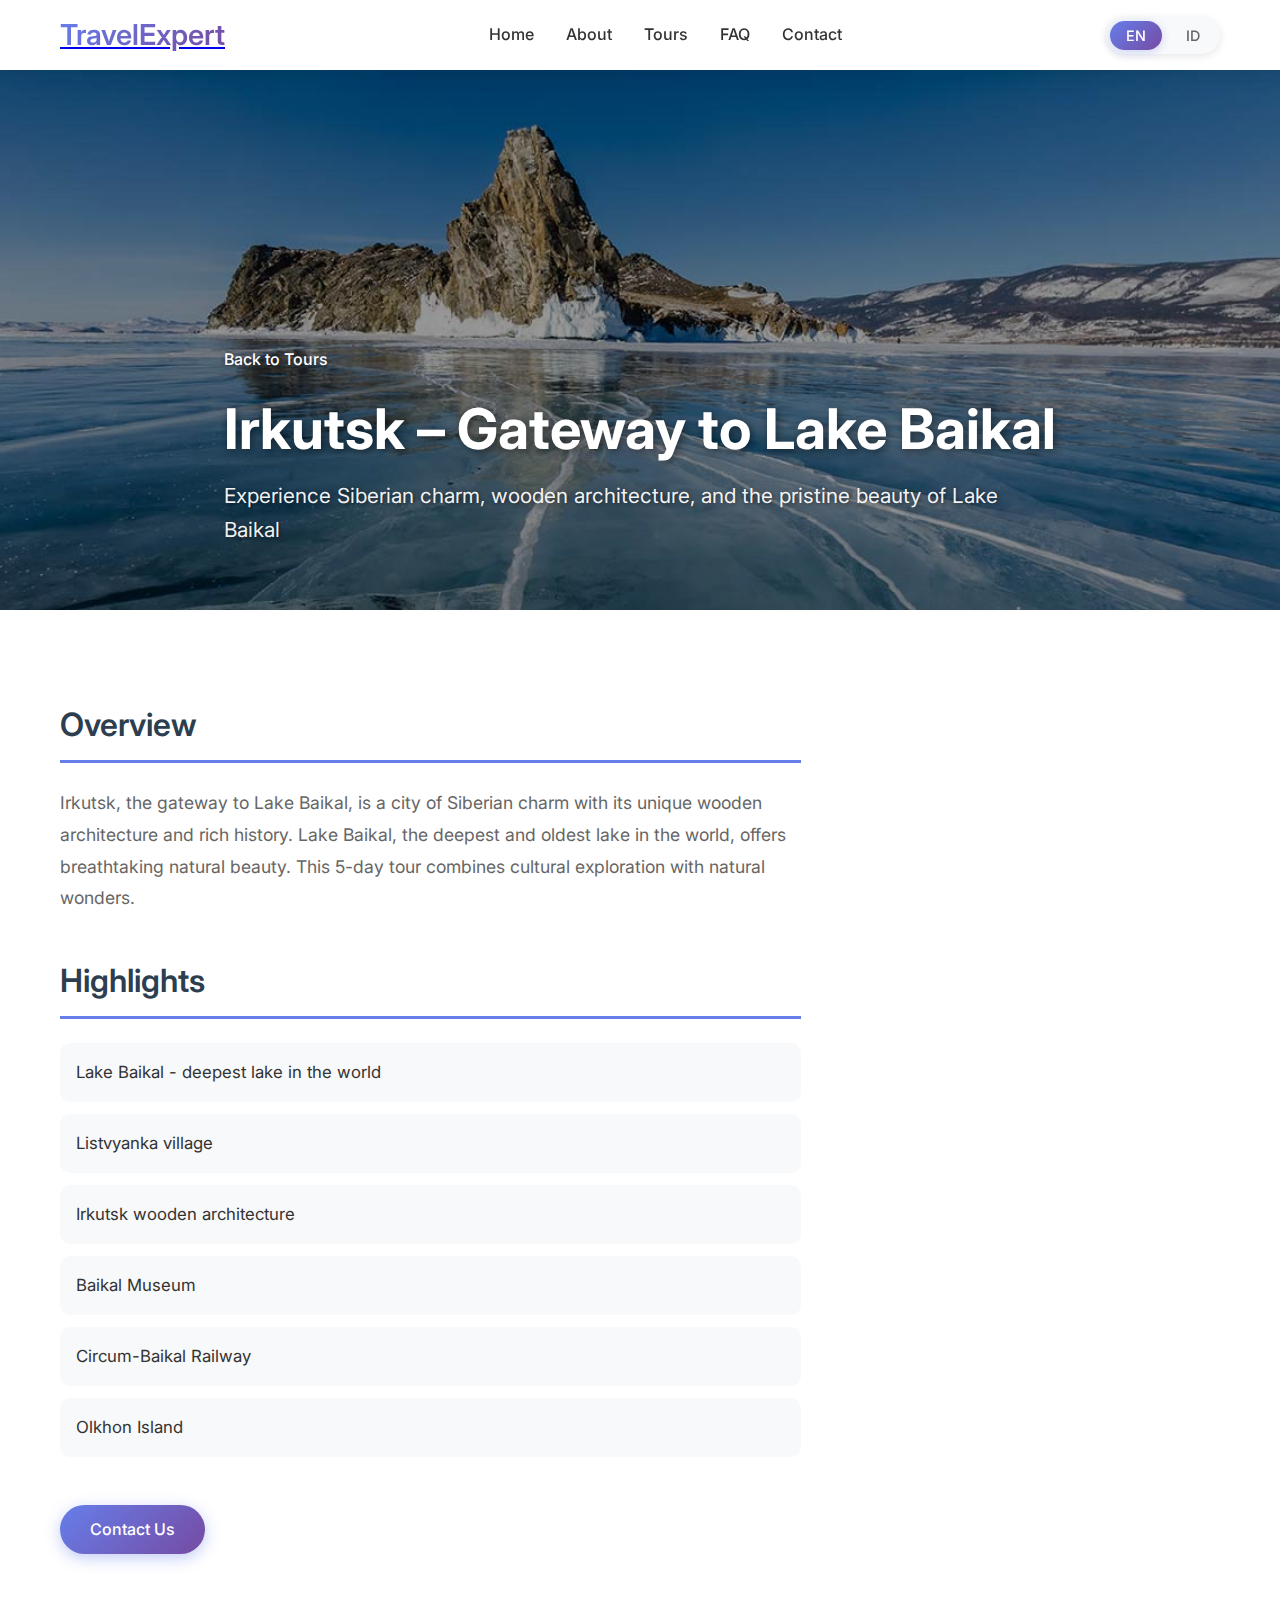
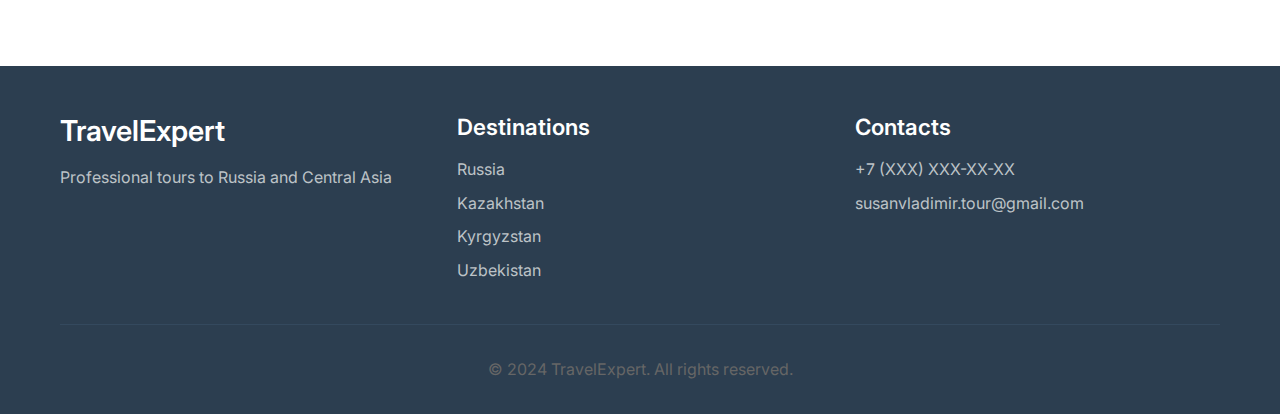
<file: tours/baikal.html>
<!DOCTYPE html>
<html lang="en" id="html-lang">
<head>
    <meta charset="UTF-8">
    <meta name="viewport" content="width=device-width, initial-scale=1.0">
    <title data-translate="tour.baikal.pageTitle">Irkutsk – Gateway to Lake Baikal | TravelExpert</title>
    <meta name="description" data-translate="tour.baikal.metaDescription" content="Discover Irkutsk and Lake Baikal - Siberian charm, wooden architecture, and the deepest lake in the world.">
    <link rel="stylesheet" href="../style.css">
    <link rel="stylesheet" href="tour-detail.css">
    <link href="https://fonts.googleapis.com/css2?family=Inter:wght@300;400;500;600;700&display=swap" rel="stylesheet">
    <link rel="stylesheet" href="https://cdnjs.cloudflare.com/ajax/libs/font-awesome/6.0.0/css/all.min.css">
</head>
<body>
    <!-- Header -->
    <header class="header">
        <nav class="nav">
            <div class="nav-container">
                <div class="logo">
                    <a href="../index.html"><h2>TravelExpert</h2></a>
                </div>
                <ul class="nav-menu">
                    <li><a href="../index.html#home" class="nav-link" data-translate="nav.home">Home</a></li>
                    <li><a href="../index.html#about" class="nav-link" data-translate="nav.about">About</a></li>
                    <li class="nav-dropdown">
                        <a href="../index.html#tours" class="nav-link" data-translate="nav.tours">Tours <i class="fas fa-chevron-down"></i></a>
                        <ul class="dropdown-menu">
                            <li><a href="moscow.html">Moscow</a></li>
                            <li><a href="petersburg.html">St. Petersburg</a></li>
                            <li><a href="kazan.html">Kazan</a></li>
                            <li><a href="murmansk.html">Murmansk</a></li>
                            <li><a href="baikal.html">Irkutsk</a></li>
                            <li><a href="dagestan.html">Dagestan</a></li>
                            <li><a href="chechnya.html">Chechnya</a></li>
                            <li><a href="kazakhstan.html">Kazakhstan</a></li>
                            <li><a href="kyrgyzstan.html">Kyrgyzstan</a></li>
                            <li><a href="uzbekistan.html">Uzbekistan</a></li>
                        </ul>
                    </li>
                    <li><a href="../index.html#faq" class="nav-link" data-translate="nav.faq">FAQ</a></li>
                    <li><a href="../index.html#contact" class="nav-link" data-translate="nav.contact">Contact</a></li>
                </ul>
                <div class="header-right">
                    <div class="language-switcher">
                        <button class="lang-btn active" data-lang="en">EN</button>
                        <button class="lang-btn" data-lang="id">ID</button>
                    </div>
                    <div class="hamburger">
                        <span class="bar"></span>
                        <span class="bar"></span>
                        <span class="bar"></span>
                    </div>
                </div>
            </div>
        </nav>
    </header>

    <!-- Tour Hero Section -->
    <section class="tour-hero">
        <div class="tour-hero-image">
            <img src="../img/baikal.jpg" alt="Moscow" id="tour-main-image">
        </div>
        <div class="tour-hero-content">
            <div class="container">
                <a href="../index.html#tours" class="back-link" data-translate="tour.backToTours"><i class="fas fa-arrow-left"></i> Back to Tours</a>
                <h1 data-translate="tour.baikal.title">Irkutsk – Gateway to Lake Baikal</h1>
                <p class="tour-hero-subtitle" data-translate="tour.baikal.subtitle">Experience Siberian charm, wooden architecture, and the pristine beauty of Lake Baikal</p>
            </div>
        </div>
    </section>

    <!-- Tour Details Section -->
    <section class="tour-details-section">
        <div class="container">
            <div class="tour-details-grid">
                <div class="tour-main-content">
                    <!-- Overview -->
                    <div class="tour-section">
                        <h2 data-translate="tour.overview">Overview</h2>
                        <p data-translate="tour.baikal.overview">Irkutsk, the gateway to Lake Baikal, is a city of Siberian charm with its unique wooden architecture and rich history. Lake Baikal, the deepest and oldest lake in the world, offers breathtaking natural beauty. This 5-day tour combines cultural exploration with natural wonders.</p>
                    </div>

                    <!-- Highlights -->
                    <div class="tour-section">
                        <h2 data-translate="tour.highlights">Highlights</h2>
                        <ul class="highlights-list">
                            <li data-translate="tour.baikal.highlight1"><i class="fas fa-check-circle"></i> Lake Baikal - deepest lake in the world</li>
                            <li data-translate="tour.baikal.highlight2"><i class="fas fa-check-circle"></i> Listvyanka village</li>
                            <li data-translate="tour.baikal.highlight3"><i class="fas fa-check-circle"></i> Irkutsk wooden architecture</li>
                            <li data-translate="tour.baikal.highlight4"><i class="fas fa-check-circle"></i> Baikal Museum</li>
                            <li data-translate="tour.baikal.highlight5"><i class="fas fa-check-circle"></i> Circum-Baikal Railway</li>
                            <li data-translate="tour.baikal.highlight6"><i class="fas fa-check-circle"></i> Olkhon Island</li>
                        </ul>
                    </div>
                    
                    <!-- Contact Button -->
                    <div class="tour-section">
                        <a href="../index.html#contact" class="btn btn-primary" data-translate="contact.contactUs">Contact Us</a>
                    </div>
                    
                    <!-- Included -->
                    <!-- <div class="tour-section">
                        <h2 data-translate="tour.included">What's Included</h2>
                        <div class="included-grid">
                            <div class="included-item">
                                <i class="fas fa-hotel"></i>
                                <span data-translate="tour.included.accommodation">Accommodation in 3-4* hotels</span>
                            </div>
                            <div class="included-item">
                                <i class="fas fa-utensils"></i>
                                <span data-translate="tour.included.meals">Breakfasts and some lunches</span>
                            </div>
                            <div class="included-item">
                                <i class="fas fa-bus"></i>
                                <span data-translate="tour.included.transport">All transportation</span>
                            </div>
                            <div class="included-item">
                                <i class="fas fa-user-tie"></i>
                                <span data-translate="tour.included.guide">Professional guide</span>
                            </div>
                            <div class="included-item">
                                <i class="fas fa-ticket-alt"></i>
                                <span data-translate="tour.included.tickets">Entrance tickets</span>
                            </div>
                            <div class="included-item">
                                <i class="fas fa-shield-alt"></i>
                                <span data-translate="tour.included.insurance">Medical insurance</span>
                            </div>
                        </div>
                    </div> -->
                </div>
            </div>
        </div>
    </section>

    <!-- Footer -->
    <footer class="footer">
        <div class="container">
            <div class="footer-content">
                <div class="footer-section">
                    <h3>TravelExpert</h3>
                    <p data-translate="footer.description">Professional tours to Russia and Central Asia</p>
                </div>
                <div class="footer-section">
                    <h4 data-translate="footer.destinations">Destinations</h4>
                    <ul>
                        <li><a href="../index.html#tours" data-translate="tours.russia">Russia</a></li>
                        <li><a href="../index.html#tours" data-translate="tours.kazakhstan.country">Kazakhstan</a></li>
                        <li><a href="../index.html#tours" data-translate="tours.kyrgyzstan.country">Kyrgyzstan</a></li>
                        <li><a href="../index.html#tours" data-translate="tours.uzbekistan.country">Uzbekistan</a></li>
                    </ul>
                </div>
                <div class="footer-section">
                    <h4 data-translate="footer.contacts">Contacts</h4>
                    <p>+7 (XXX) XXX-XX-XX</p>
                    <p>susanvladimir.tour@gmail.com</p>
                </div>
            </div>
            <div class="footer-bottom">
                <p data-translate="footer.copyright">&copy; 2024 TravelExpert. All rights reserved.</p>
            </div>
        </div>
    </footer>

    <script src="../script.js"></script>
    <script src="tour-detail.js"></script>
</body>
</html>
</file>
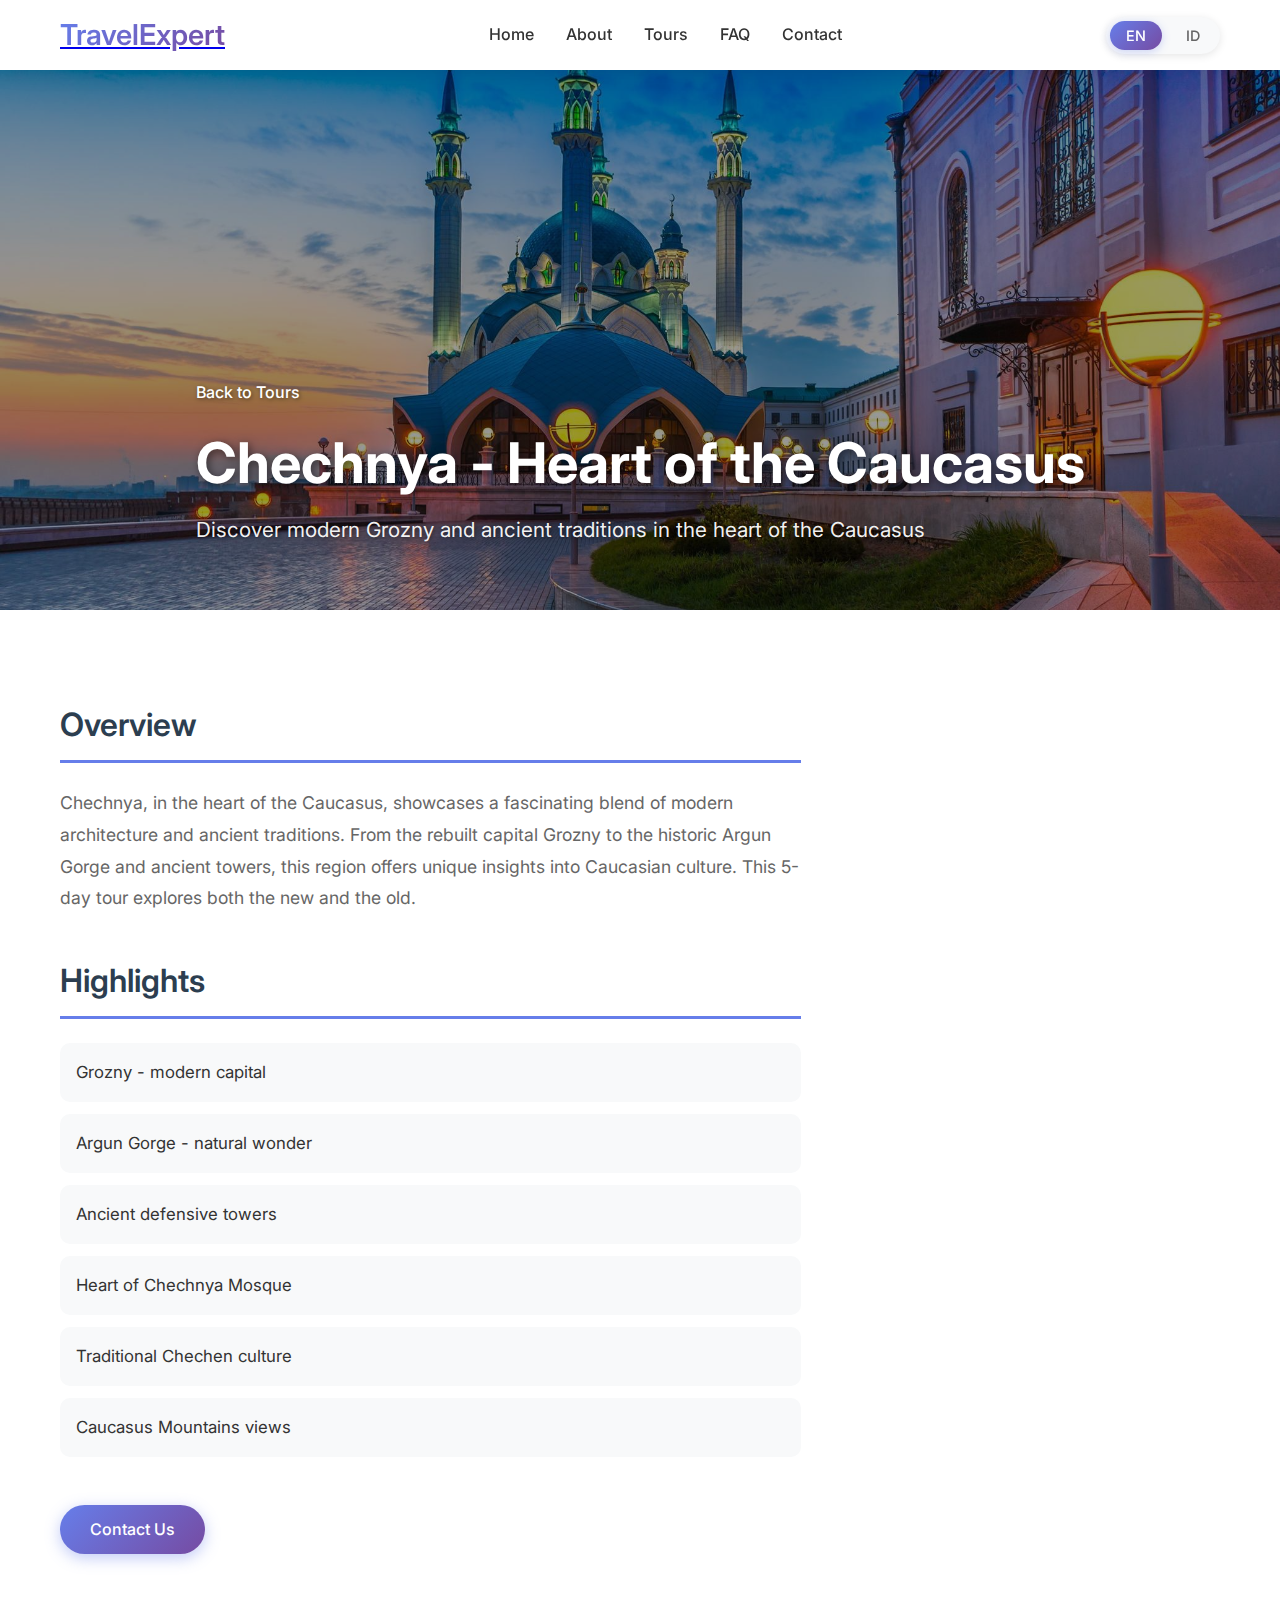
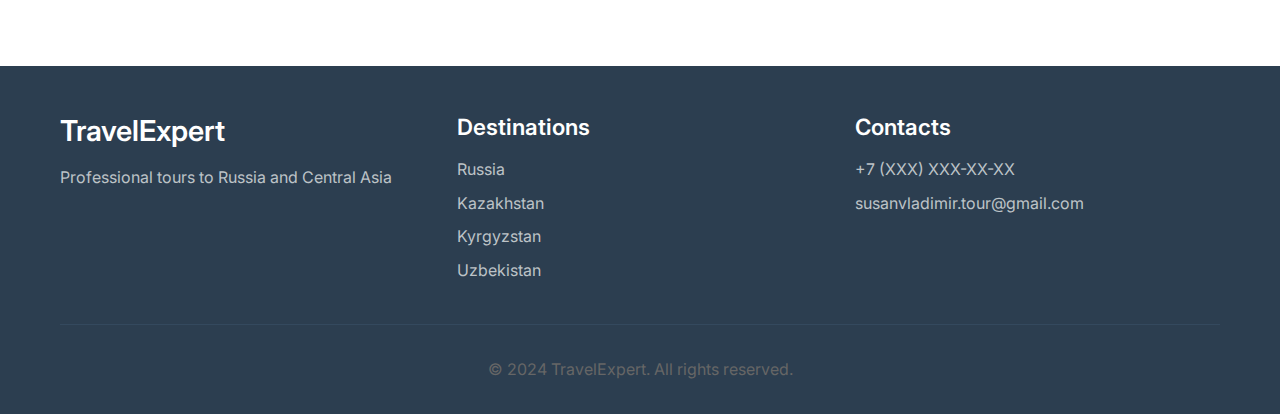
<file: tours/chechnya.html>
<!DOCTYPE html>
<html lang="en" id="html-lang">
<head>
    <meta charset="UTF-8">
    <meta name="viewport" content="width=device-width, initial-scale=1.0">
    <title data-translate="tour.chechnya.pageTitle">Chechnya - Heart of the Caucasus | TravelExpert</title>
    <meta name="description" data-translate="tour.chechnya.metaDescription" content="Discover Chechnya - Grozny, Argun Gorge, ancient towers. Modern architecture meets ancient traditions.">
    <link rel="stylesheet" href="../style.css">
    <link rel="stylesheet" href="tour-detail.css">
    <link href="https://fonts.googleapis.com/css2?family=Inter:wght@300;400;500;600;700&display=swap" rel="stylesheet">
    <link rel="stylesheet" href="https://cdnjs.cloudflare.com/ajax/libs/font-awesome/6.0.0/css/all.min.css">
</head>
<body>
    <!-- Header -->
    <header class="header">
        <nav class="nav">
            <div class="nav-container">
                <div class="logo">
                    <a href="../index.html"><h2>TravelExpert</h2></a>
                </div>
                <ul class="nav-menu">
                    <li><a href="../index.html#home" class="nav-link" data-translate="nav.home">Home</a></li>
                    <li><a href="../index.html#about" class="nav-link" data-translate="nav.about">About</a></li>
                    <li class="nav-dropdown">
                        <a href="../index.html#tours" class="nav-link" data-translate="nav.tours">Tours <i class="fas fa-chevron-down"></i></a>
                        <ul class="dropdown-menu">
                            <li><a href="moscow.html">Moscow</a></li>
                            <li><a href="petersburg.html">St. Petersburg</a></li>
                            <li><a href="kazan.html">Kazan</a></li>
                            <li><a href="murmansk.html">Murmansk</a></li>
                            <li><a href="baikal.html">Irkutsk</a></li>
                            <li><a href="dagestan.html">Dagestan</a></li>
                            <li><a href="chechnya.html">Chechnya</a></li>
                            <li><a href="kazakhstan.html">Kazakhstan</a></li>
                            <li><a href="kyrgyzstan.html">Kyrgyzstan</a></li>
                            <li><a href="uzbekistan.html">Uzbekistan</a></li>
                        </ul>
                    </li>
                    <li><a href="../index.html#faq" class="nav-link" data-translate="nav.faq">FAQ</a></li>
                    <li><a href="../index.html#contact" class="nav-link" data-translate="nav.contact">Contact</a></li>
                </ul>
                <div class="header-right">
                    <div class="language-switcher">
                        <button class="lang-btn active" data-lang="en">EN</button>
                        <button class="lang-btn" data-lang="id">ID</button>
                    </div>
                    <div class="hamburger">
                        <span class="bar"></span>
                        <span class="bar"></span>
                        <span class="bar"></span>
                    </div>
                </div>
            </div>
        </nav>
    </header>

    <!-- Tour Hero Section -->
    <section class="tour-hero">
        <div class="tour-hero-image">
            <img src="../img/kazan.jpg" alt="Chechnya" id="tour-main-image">
        </div>
        <div class="tour-hero-content">
            <div class="container">
                <a href="../index.html#tours" class="back-link" data-translate="tour.backToTours"><i class="fas fa-arrow-left"></i> Back to Tours</a>
                <h1 data-translate="tour.chechnya.title">Chechnya - Heart of the Caucasus</h1>
                <p class="tour-hero-subtitle" data-translate="tour.chechnya.subtitle">Discover modern Grozny and ancient traditions in the heart of the Caucasus</p>
            </div>
        </div>
    </section>

    <!-- Tour Details Section -->
    <section class="tour-details-section">
        <div class="container">
            <div class="tour-details-grid">
                <div class="tour-main-content">
                    <!-- Overview -->
                    <div class="tour-section">
                        <h2 data-translate="tour.overview">Overview</h2>
                        <p data-translate="tour.chechnya.overview">Chechnya, in the heart of the Caucasus, showcases a fascinating blend of modern architecture and ancient traditions. From the rebuilt capital Grozny to the historic Argun Gorge and ancient towers, this region offers unique insights into Caucasian culture. This 5-day tour explores both the new and the old.</p>
                    </div>

                    <!-- Highlights -->
                    <div class="tour-section">
                        <h2 data-translate="tour.highlights">Highlights</h2>
                        <ul class="highlights-list">
                            <li data-translate="tour.chechnya.highlight1"><i class="fas fa-check-circle"></i> Grozny - modern capital</li>
                            <li data-translate="tour.chechnya.highlight2"><i class="fas fa-check-circle"></i> Argun Gorge - natural wonder</li>
                            <li data-translate="tour.chechnya.highlight3"><i class="fas fa-check-circle"></i> Ancient defensive towers</li>
                            <li data-translate="tour.chechnya.highlight4"><i class="fas fa-check-circle"></i> Heart of Chechnya Mosque</li>
                            <li data-translate="tour.chechnya.highlight5"><i class="fas fa-check-circle"></i> Traditional Chechen culture</li>
                            <li data-translate="tour.chechnya.highlight6"><i class="fas fa-check-circle"></i> Caucasus Mountains views</li>
                        </ul>
                    </div>
                    
                    <!-- Contact Button -->
                    <div class="tour-section">
                        <a href="../index.html#contact" class="btn btn-primary" data-translate="contact.contactUs">Contact Us</a>
                    </div>
                    
                    <!-- Included -->
                    <!-- <div class="tour-section">
                        <h2 data-translate="tour.included">What's Included</h2>
                        <div class="included-grid">
                            <div class="included-item">
                                <i class="fas fa-hotel"></i>
                                <span data-translate="tour.included.accommodation">Accommodation in 3-4* hotels</span>
                            </div>
                            <div class="included-item">
                                <i class="fas fa-utensils"></i>
                                <span data-translate="tour.included.meals">Breakfasts and some lunches</span>
                            </div>
                            <div class="included-item">
                                <i class="fas fa-bus"></i>
                                <span data-translate="tour.included.transport">All transportation</span>
                            </div>
                            <div class="included-item">
                                <i class="fas fa-user-tie"></i>
                                <span data-translate="tour.included.guide">Professional guide</span>
                            </div>
                            <div class="included-item">
                                <i class="fas fa-ticket-alt"></i>
                                <span data-translate="tour.included.tickets">Entrance tickets</span>
                            </div>
                            <div class="included-item">
                                <i class="fas fa-shield-alt"></i>
                                <span data-translate="tour.included.insurance">Medical insurance</span>
                            </div>
                        </div>
                    </div> -->
                </div>
            </div>
        </div>
    </section>

    <!-- Footer -->
    <footer class="footer">
        <div class="container">
            <div class="footer-content">
                <div class="footer-section">
                    <h3>TravelExpert</h3>
                    <p data-translate="footer.description">Professional tours to Russia and Central Asia</p>
                </div>
                <div class="footer-section">
                    <h4 data-translate="footer.destinations">Destinations</h4>
                    <ul>
                        <li><a href="../index.html#tours" data-translate="tours.russia">Russia</a></li>
                        <li><a href="../index.html#tours" data-translate="tours.kazakhstan.country">Kazakhstan</a></li>
                        <li><a href="../index.html#tours" data-translate="tours.kyrgyzstan.country">Kyrgyzstan</a></li>
                        <li><a href="../index.html#tours" data-translate="tours.uzbekistan.country">Uzbekistan</a></li>
                    </ul>
                </div>
                <div class="footer-section">
                    <h4 data-translate="footer.contacts">Contacts</h4>
                    <p>+7 (XXX) XXX-XX-XX</p>
                    <p>susanvladimir.tour@gmail.com</p>
                </div>
            </div>
            <div class="footer-bottom">
                <p data-translate="footer.copyright">&copy; 2024 TravelExpert. All rights reserved.</p>
            </div>
        </div>
    </footer>

    <script src="../script.js"></script>
    <script src="tour-detail.js"></script>
</body>
</html>
</file>
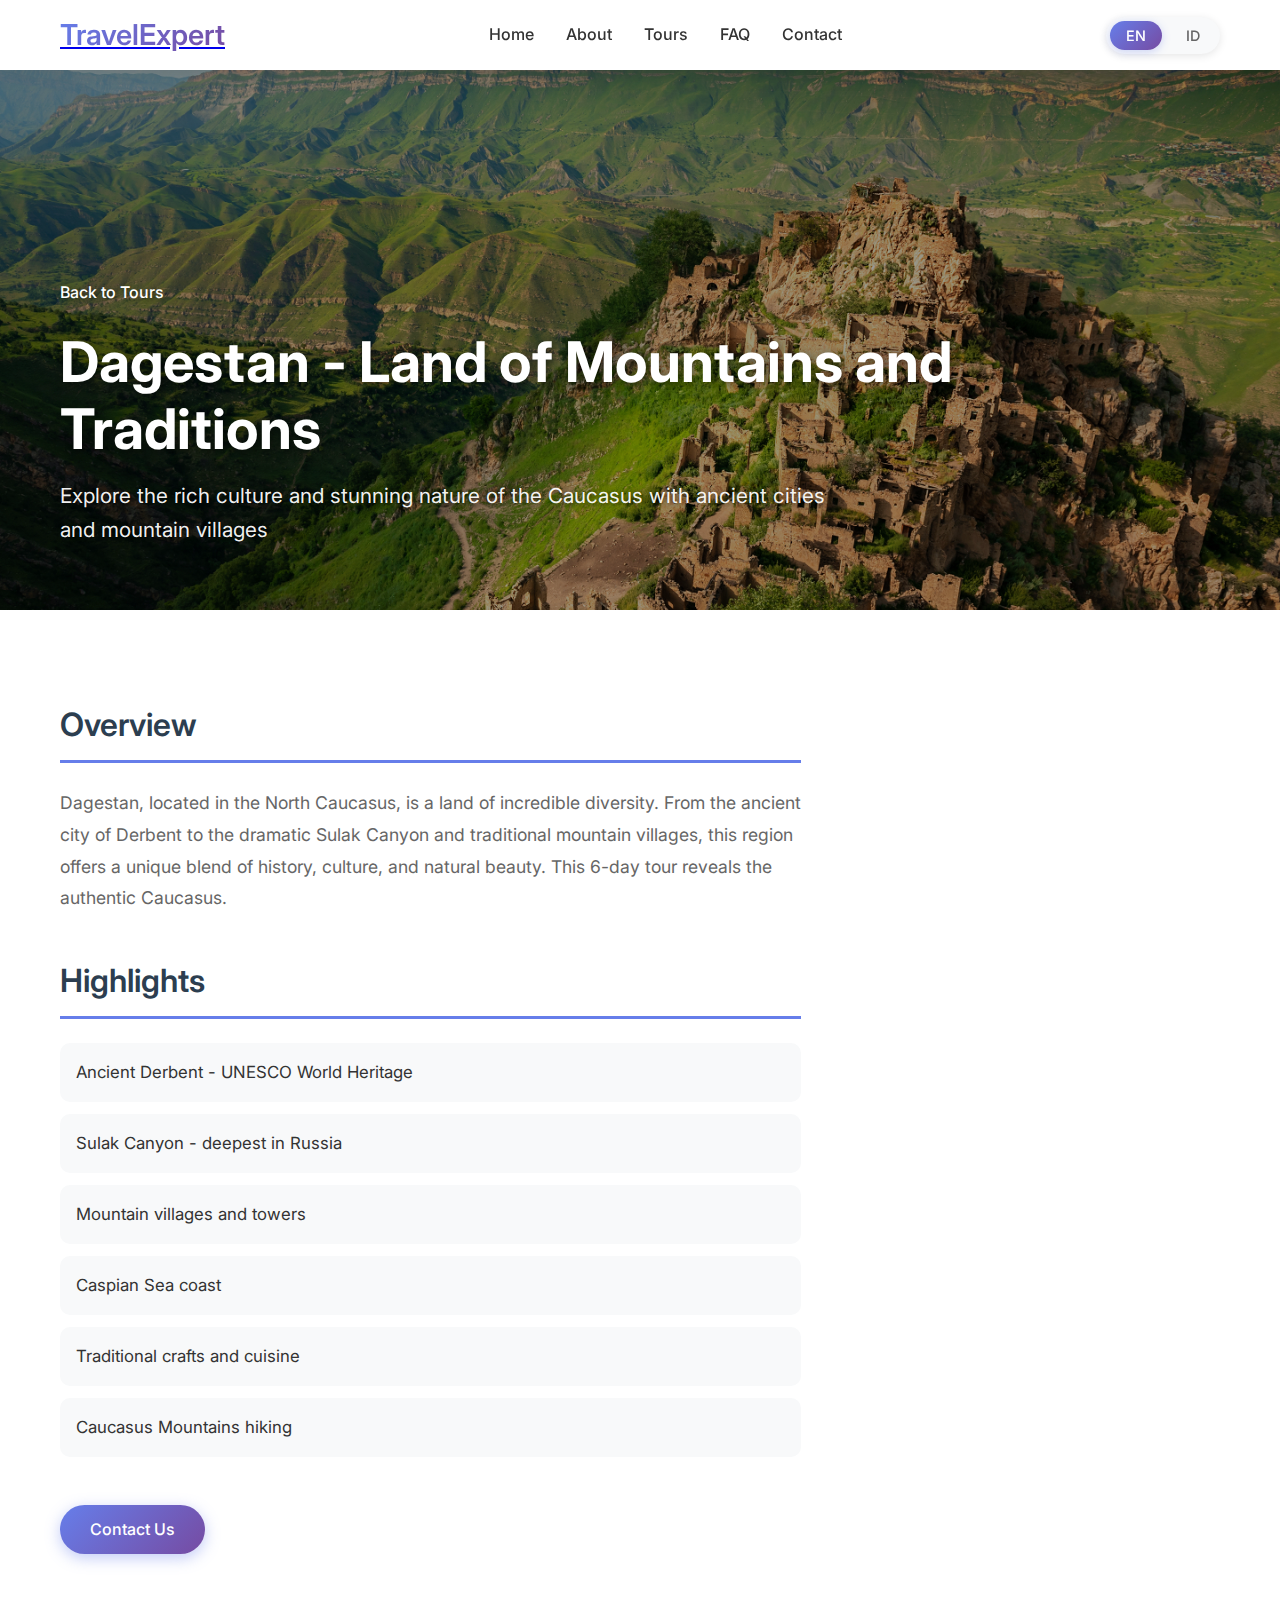
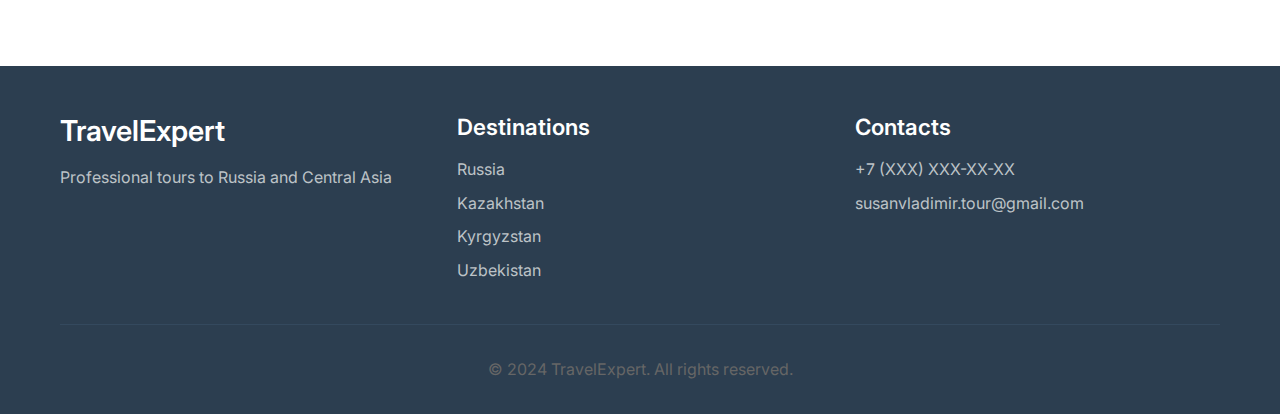
<file: tours/dagestan.html>
<!DOCTYPE html>
<html lang="en" id="html-lang">
<head>
    <meta charset="UTF-8">
    <meta name="viewport" content="width=device-width, initial-scale=1.0">
    <title data-translate="tour.dagestan.pageTitle">Dagestan - Land of Mountains and Traditions | TravelExpert</title>
    <meta name="description" data-translate="tour.dagestan.metaDescription" content="Discover Dagestan - ancient Derbent, Sulak Canyon, mountain villages. Rich culture and stunning nature of the Caucasus.">
    <link rel="stylesheet" href="../style.css">
    <link rel="stylesheet" href="tour-detail.css">
    <link href="https://fonts.googleapis.com/css2?family=Inter:wght@300;400;500;600;700&display=swap" rel="stylesheet">
    <link rel="stylesheet" href="https://cdnjs.cloudflare.com/ajax/libs/font-awesome/6.0.0/css/all.min.css">
</head>
<body>
    <!-- Header -->
    <header class="header">
        <nav class="nav">
            <div class="nav-container">
                <div class="logo">
                    <a href="../index.html"><h2>TravelExpert</h2></a>
                </div>
                <ul class="nav-menu">
                    <li><a href="../index.html#home" class="nav-link" data-translate="nav.home">Home</a></li>
                    <li><a href="../index.html#about" class="nav-link" data-translate="nav.about">About</a></li>
                    <li class="nav-dropdown">
                        <a href="../index.html#tours" class="nav-link" data-translate="nav.tours">Tours <i class="fas fa-chevron-down"></i></a>
                        <ul class="dropdown-menu">
                            <li><a href="moscow.html">Moscow</a></li>
                            <li><a href="petersburg.html">St. Petersburg</a></li>
                            <li><a href="kazan.html">Kazan</a></li>
                            <li><a href="murmansk.html">Murmansk</a></li>
                            <li><a href="baikal.html">Irkutsk</a></li>
                            <li><a href="dagestan.html">Dagestan</a></li>
                            <li><a href="chechnya.html">Chechnya</a></li>
                            <li><a href="kazakhstan.html">Kazakhstan</a></li>
                            <li><a href="kyrgyzstan.html">Kyrgyzstan</a></li>
                            <li><a href="uzbekistan.html">Uzbekistan</a></li>
                        </ul>
                    </li>
                    <li><a href="../index.html#faq" class="nav-link" data-translate="nav.faq">FAQ</a></li>
                    <li><a href="../index.html#contact" class="nav-link" data-translate="nav.contact">Contact</a></li>
                </ul>
                <div class="header-right">
                    <div class="language-switcher">
                        <button class="lang-btn active" data-lang="en">EN</button>
                        <button class="lang-btn" data-lang="id">ID</button>
                    </div>
                    <div class="hamburger">
                        <span class="bar"></span>
                        <span class="bar"></span>
                        <span class="bar"></span>
                    </div>
                </div>
            </div>
        </nav>
    </header>

    <!-- Tour Hero Section -->
    <section class="tour-hero">
        <div class="tour-hero-image">
            <img src="../img/dagestan.jpg" alt="Moscow" id="tour-main-image">
        </div>
        <div class="tour-hero-content">
            <div class="container">
                <a href="../index.html#tours" class="back-link" data-translate="tour.backToTours"><i class="fas fa-arrow-left"></i> Back to Tours</a>
                <h1 data-translate="tour.dagestan.title">Dagestan - Land of Mountains and Traditions</h1>
                <p class="tour-hero-subtitle" data-translate="tour.dagestan.subtitle">Explore the rich culture and stunning nature of the Caucasus with ancient cities and mountain villages</p>
            </div>
        </div>
    </section>

    <!-- Tour Details Section -->
    <section class="tour-details-section">
        <div class="container">
            <div class="tour-details-grid">
                <div class="tour-main-content">
                    <!-- Overview -->
                    <div class="tour-section">
                        <h2 data-translate="tour.overview">Overview</h2>
                        <p data-translate="tour.dagestan.overview">Dagestan, located in the North Caucasus, is a land of incredible diversity. From the ancient city of Derbent to the dramatic Sulak Canyon and traditional mountain villages, this region offers a unique blend of history, culture, and natural beauty. This 6-day tour reveals the authentic Caucasus.</p>
                    </div>

                    <!-- Highlights -->
                    <div class="tour-section">
                        <h2 data-translate="tour.highlights">Highlights</h2>
                        <ul class="highlights-list">
                            <li data-translate="tour.dagestan.highlight1"><i class="fas fa-check-circle"></i> Ancient Derbent - UNESCO World Heritage</li>
                            <li data-translate="tour.dagestan.highlight2"><i class="fas fa-check-circle"></i> Sulak Canyon - deepest in Russia</li>
                            <li data-translate="tour.dagestan.highlight3"><i class="fas fa-check-circle"></i> Mountain villages and towers</li>
                            <li data-translate="tour.dagestan.highlight4"><i class="fas fa-check-circle"></i> Caspian Sea coast</li>
                            <li data-translate="tour.dagestan.highlight5"><i class="fas fa-check-circle"></i> Traditional crafts and cuisine</li>
                            <li data-translate="tour.dagestan.highlight6"><i class="fas fa-check-circle"></i> Caucasus Mountains hiking</li>
                        </ul>
                    </div>
                    
                    <!-- Contact Button -->
                    <div class="tour-section">
                        <a href="../index.html#contact" class="btn btn-primary" data-translate="contact.contactUs">Contact Us</a>
                    </div>
                    
                    <!-- Included -->
                    <!-- <div class="tour-section">
                        <h2 data-translate="tour.included">What's Included</h2>
                        <div class="included-grid">
                            <div class="included-item">
                                <i class="fas fa-hotel"></i>
                                <span data-translate="tour.included.accommodation">Accommodation in 3-4* hotels</span>
                            </div>
                            <div class="included-item">
                                <i class="fas fa-utensils"></i>
                                <span data-translate="tour.included.meals">Breakfasts and some lunches</span>
                            </div>
                            <div class="included-item">
                                <i class="fas fa-bus"></i>
                                <span data-translate="tour.included.transport">All transportation</span>
                            </div>
                            <div class="included-item">
                                <i class="fas fa-user-tie"></i>
                                <span data-translate="tour.included.guide">Professional guide</span>
                            </div>
                            <div class="included-item">
                                <i class="fas fa-ticket-alt"></i>
                                <span data-translate="tour.included.tickets">Entrance tickets</span>
                            </div>
                            <div class="included-item">
                                <i class="fas fa-shield-alt"></i>
                                <span data-translate="tour.included.insurance">Medical insurance</span>
                            </div>
                        </div>
                    </div> -->
                </div>
            </div>
        </div>
    </section>

    <!-- Footer -->
    <footer class="footer">
        <div class="container">
            <div class="footer-content">
                <div class="footer-section">
                    <h3>TravelExpert</h3>
                    <p data-translate="footer.description">Professional tours to Russia and Central Asia</p>
                </div>
                <div class="footer-section">
                    <h4 data-translate="footer.destinations">Destinations</h4>
                    <ul>
                        <li><a href="../index.html#tours" data-translate="tours.russia">Russia</a></li>
                        <li><a href="../index.html#tours" data-translate="tours.kazakhstan.country">Kazakhstan</a></li>
                        <li><a href="../index.html#tours" data-translate="tours.kyrgyzstan.country">Kyrgyzstan</a></li>
                        <li><a href="../index.html#tours" data-translate="tours.uzbekistan.country">Uzbekistan</a></li>
                    </ul>
                </div>
                <div class="footer-section">
                    <h4 data-translate="footer.contacts">Contacts</h4>
                    <p>+7 (XXX) XXX-XX-XX</p>
                    <p>susanvladimir.tour@gmail.com</p>
                </div>
            </div>
            <div class="footer-bottom">
                <p data-translate="footer.copyright">&copy; 2024 TravelExpert. All rights reserved.</p>
            </div>
        </div>
    </footer>

    <script src="../script.js"></script>
    <script src="tour-detail.js"></script>
</body>
</html>
</file>
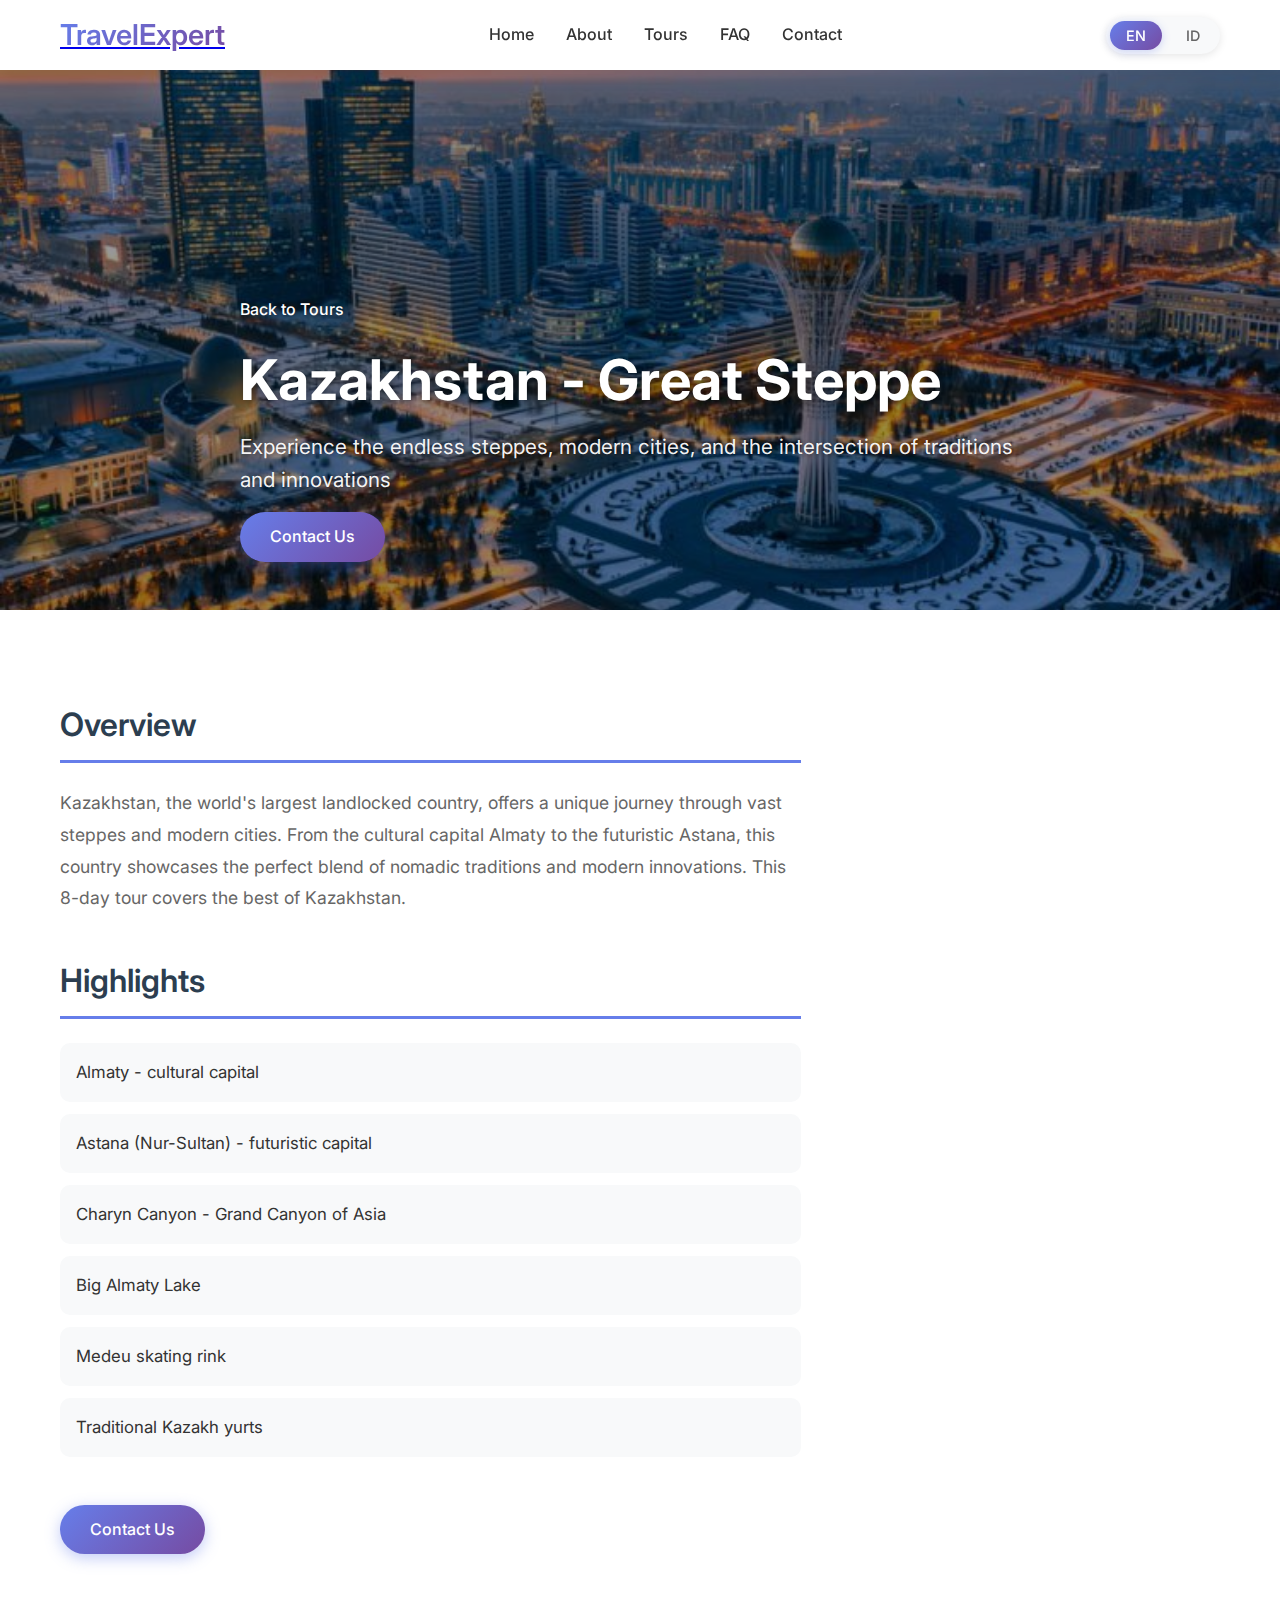
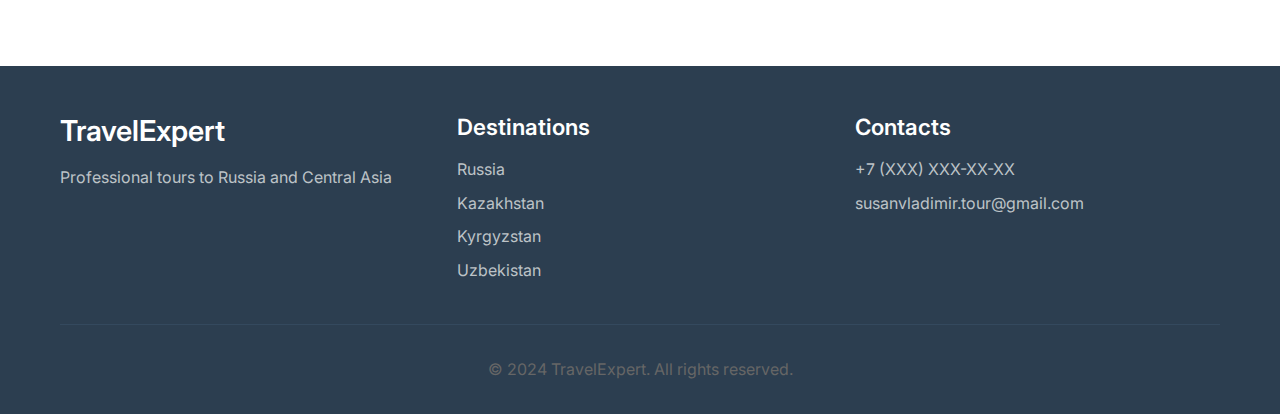
<file: tours/kazakhstan.html>
<!DOCTYPE html>
<html lang="en" id="html-lang">
<head>
    <meta charset="UTF-8">
    <meta name="viewport" content="width=device-width, initial-scale=1.0">
    <title data-translate="tour.kazakhstan.pageTitle">Kazakhstan - Great Steppe | TravelExpert</title>
    <meta name="description" data-translate="tour.kazakhstan.metaDescription" content="Discover Kazakhstan - Almaty, Astana, endless steppes and modern cities. Intersection of traditions and innovations.">
    <link rel="stylesheet" href="../style.css">
    <link rel="stylesheet" href="tour-detail.css">
    <link href="https://fonts.googleapis.com/css2?family=Inter:wght@300;400;500;600;700&display=swap" rel="stylesheet">
    <link rel="stylesheet" href="https://cdnjs.cloudflare.com/ajax/libs/font-awesome/6.0.0/css/all.min.css">
</head>
<body>
    <!-- Header -->
    <header class="header">
        <nav class="nav">
            <div class="nav-container">
                <div class="logo">
                    <a href="../index.html"><h2>TravelExpert</h2></a>
                </div>
                <ul class="nav-menu">
                    <li><a href="../index.html#home" class="nav-link" data-translate="nav.home">Home</a></li>
                    <li><a href="../index.html#about" class="nav-link" data-translate="nav.about">About</a></li>
                    <li class="nav-dropdown">
                        <a href="../index.html#tours" class="nav-link" data-translate="nav.tours">Tours <i class="fas fa-chevron-down"></i></a>
                        <ul class="dropdown-menu">
                            <li><a href="moscow.html">Moscow</a></li>
                            <li><a href="petersburg.html">St. Petersburg</a></li>
                            <li><a href="kazan.html">Kazan</a></li>
                            <li><a href="murmansk.html">Murmansk</a></li>
                            <li><a href="baikal.html">Irkutsk</a></li>
                            <li><a href="dagestan.html">Dagestan</a></li>
                            <li><a href="chechnya.html">Chechnya</a></li>
                            <li><a href="kazakhstan.html">Kazakhstan</a></li>
                            <li><a href="kyrgyzstan.html">Kyrgyzstan</a></li>
                            <li><a href="uzbekistan.html">Uzbekistan</a></li>
                        </ul>
                    </li>
                    <li><a href="../index.html#faq" class="nav-link" data-translate="nav.faq">FAQ</a></li>
                    <li><a href="../index.html#contact" class="nav-link" data-translate="nav.contact">Contact</a></li>
                </ul>
                <div class="header-right">
                    <div class="language-switcher">
                        <button class="lang-btn active" data-lang="en">EN</button>
                        <button class="lang-btn" data-lang="id">ID</button>
                    </div>
                    <div class="hamburger">
                        <span class="bar"></span>
                        <span class="bar"></span>
                        <span class="bar"></span>
                    </div>
                </div>
            </div>
        </nav>
    </header>

    <!-- Tour Hero Section -->
    <section class="tour-hero">
        <div class="tour-hero-image">
            <img src="../img/kazakhstan.jpg" alt="Moscow" id="tour-main-image">
        </div>
        <div class="tour-hero-content">
            <div class="container">
                <a href="../index.html#tours" class="back-link" data-translate="tour.backToTours"><i class="fas fa-arrow-left"></i> Back to Tours</a>
                <h1 data-translate="tour.kazakhstan.title">Kazakhstan - Great Steppe</h1>
                <p class="tour-hero-subtitle" data-translate="tour.kazakhstan.subtitle">Experience the endless steppes, modern cities, and the intersection of traditions and innovations</p>
                <div class="hero-buttons">
                    <a href="../index.html#contact" class="btn btn-primary" data-translate="contact.contactUs">Contact Us</a>
                </div>
            </div>
        </div>
    </section>

    <!-- Tour Details Section -->
    <section class="tour-details-section">
        <div class="container">
            <div class="tour-details-grid">
                <div class="tour-main-content">
                    <!-- Overview -->
                    <div class="tour-section">
                        <h2 data-translate="tour.overview">Overview</h2>
                        <p data-translate="tour.kazakhstan.overview">Kazakhstan, the world's largest landlocked country, offers a unique journey through vast steppes and modern cities. From the cultural capital Almaty to the futuristic Astana, this country showcases the perfect blend of nomadic traditions and modern innovations. This 8-day tour covers the best of Kazakhstan.</p>
                    </div>

                    <!-- Highlights -->
                    <div class="tour-section">
                        <h2 data-translate="tour.highlights">Highlights</h2>
                        <ul class="highlights-list">
                            <li data-translate="tour.kazakhstan.highlight1"><i class="fas fa-check-circle"></i> Almaty - cultural capital</li>
                            <li data-translate="tour.kazakhstan.highlight2"><i class="fas fa-check-circle"></i> Astana (Nur-Sultan) - futuristic capital</li>
                            <li data-translate="tour.kazakhstan.highlight3"><i class="fas fa-check-circle"></i> Charyn Canyon - Grand Canyon of Asia</li>
                            <li data-translate="tour.kazakhstan.highlight4"><i class="fas fa-check-circle"></i> Big Almaty Lake</li>
                            <li data-translate="tour.kazakhstan.highlight5"><i class="fas fa-check-circle"></i> Medeu skating rink</li>
                            <li data-translate="tour.kazakhstan.highlight6"><i class="fas fa-check-circle"></i> Traditional Kazakh yurts</li>
                        </ul>
                    </div>
                    
                    <!-- Contact Button -->
                    <div class="tour-section">
                        <a href="../index.html#contact" class="btn btn-primary" data-translate="contact.contactUs">Contact Us</a>
                    </div>
                    
                    <!-- Included -->
                    <!-- <div class="tour-section">
                        <h2 data-translate="tour.included">What's Included</h2>
                        <div class="included-grid">
                            <div class="included-item">
                                <i class="fas fa-hotel"></i>
                                <span data-translate="tour.included.accommodation">Accommodation in 3-4* hotels</span>
                            </div>
                            <div class="included-item">
                                <i class="fas fa-utensils"></i>
                                <span data-translate="tour.included.meals">Breakfasts and some lunches</span>
                            </div>
                            <div class="included-item">
                                <i class="fas fa-bus"></i>
                                <span data-translate="tour.included.transport">All transportation</span>
                            </div>
                            <div class="included-item">
                                <i class="fas fa-user-tie"></i>
                                <span data-translate="tour.included.guide">Professional guide</span>
                            </div>
                            <div class="included-item">
                                <i class="fas fa-ticket-alt"></i>
                                <span data-translate="tour.included.tickets">Entrance tickets</span>
                            </div>
                            <div class="included-item">
                                <i class="fas fa-shield-alt"></i>
                                <span data-translate="tour.included.insurance">Medical insurance</span>
                            </div>
                        </div>
                    </div> -->
                </div>
            </div>
        </div>
    </section>

    <!-- Footer -->
    <footer class="footer">
        <div class="container">
            <div class="footer-content">
                <div class="footer-section">
                    <h3>TravelExpert</h3>
                    <p data-translate="footer.description">Professional tours to Russia and Central Asia</p>
                </div>
                <div class="footer-section">
                    <h4 data-translate="footer.destinations">Destinations</h4>
                    <ul>
                        <li><a href="../index.html#tours" data-translate="tours.russia">Russia</a></li>
                        <li><a href="../index.html#tours" data-translate="tours.kazakhstan.country">Kazakhstan</a></li>
                        <li><a href="../index.html#tours" data-translate="tours.kyrgyzstan.country">Kyrgyzstan</a></li>
                        <li><a href="../index.html#tours" data-translate="tours.uzbekistan.country">Uzbekistan</a></li>
                    </ul>
                </div>
                <div class="footer-section">
                    <h4 data-translate="footer.contacts">Contacts</h4>
                    <p>+7 (XXX) XXX-XX-XX</p>
                    <p>susanvladimir.tour@gmail.com</p>
                </div>
            </div>
            <div class="footer-bottom">
                <p data-translate="footer.copyright">&copy; 2024 TravelExpert. All rights reserved.</p>
            </div>
        </div>
    </footer>

    <script src="../script.js"></script>
    <script src="tour-detail.js"></script>
</body>
</html>
</file>
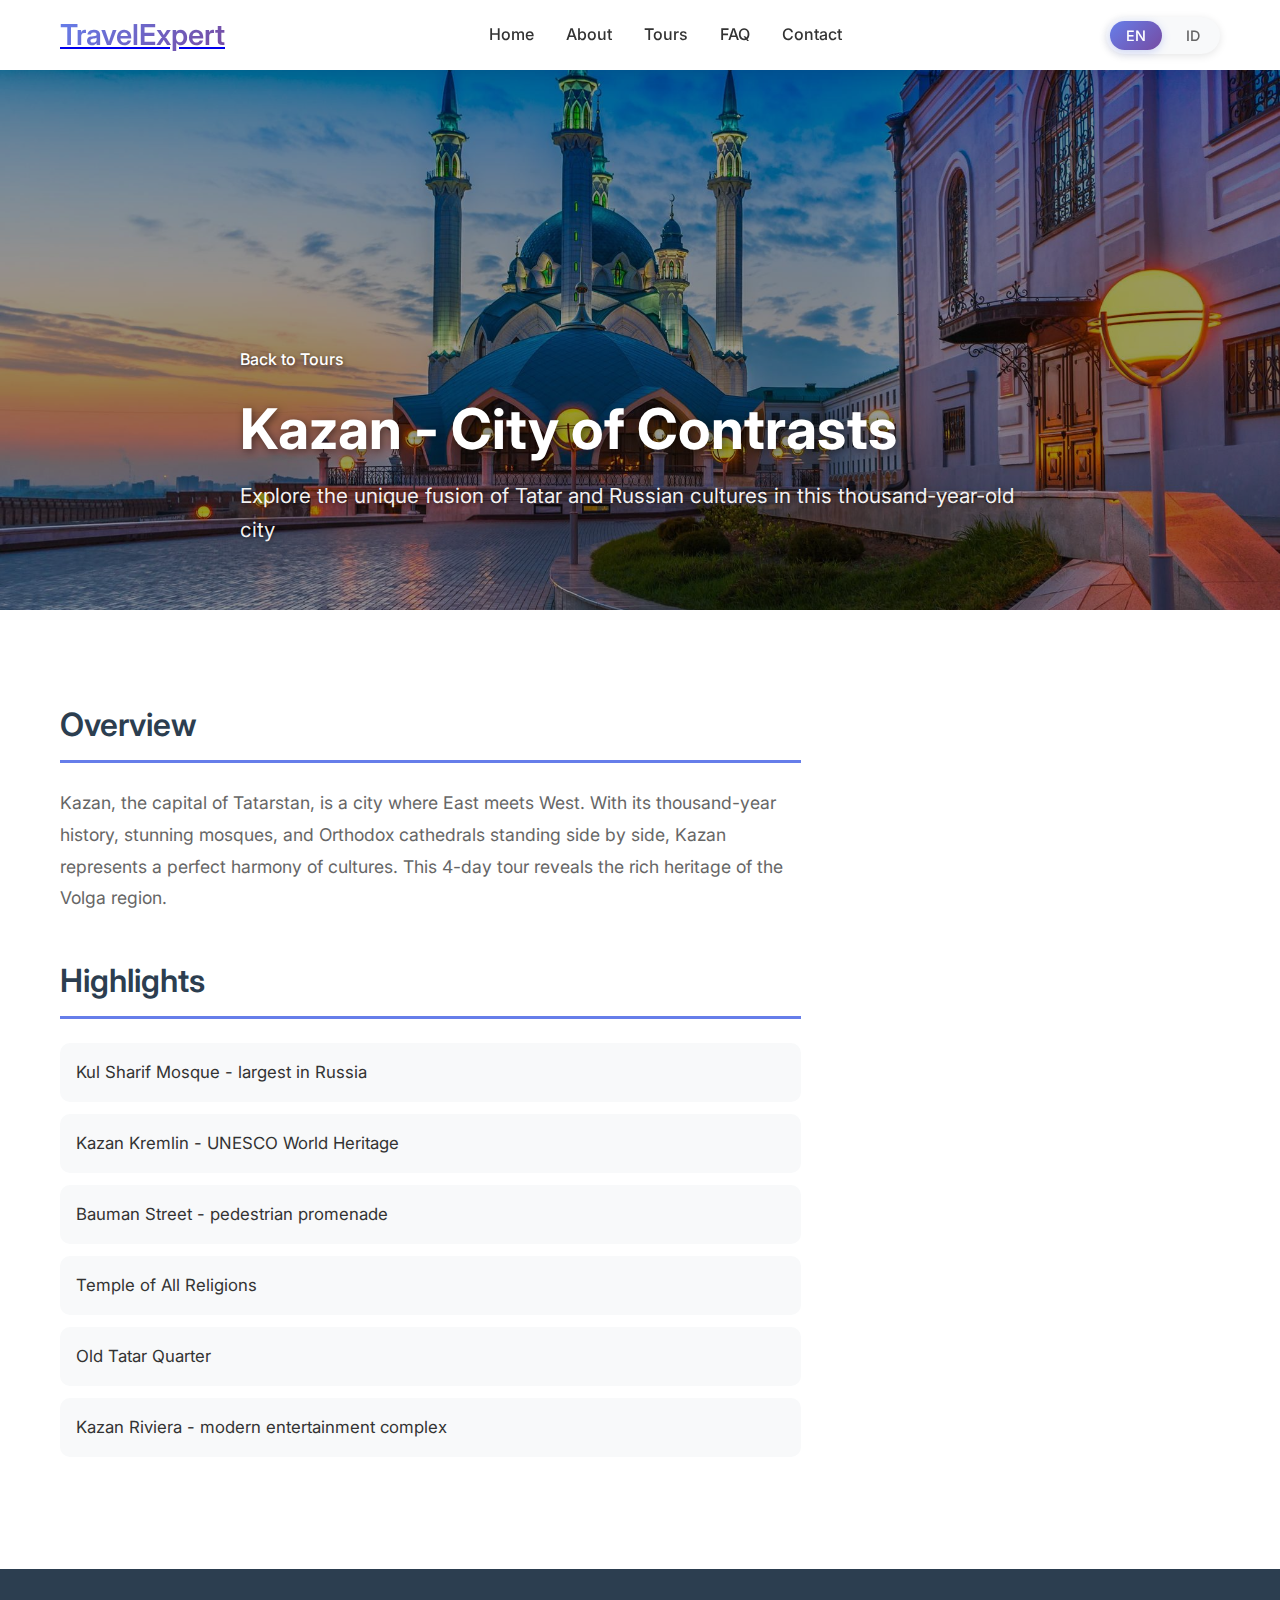
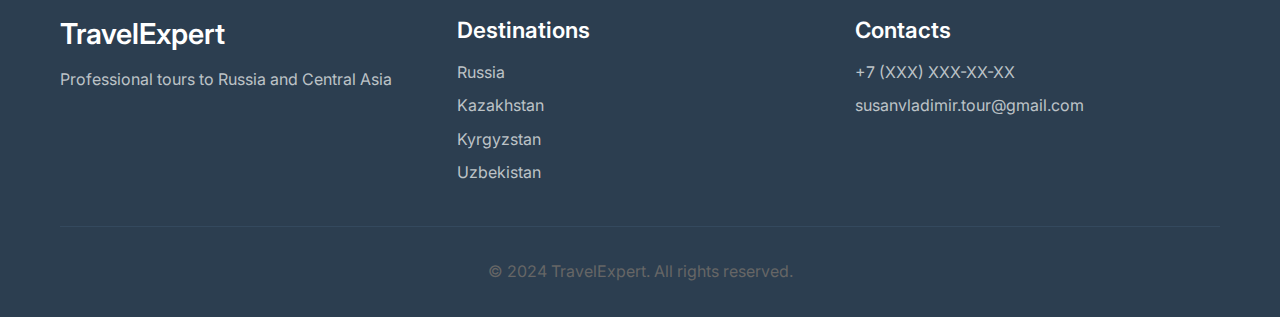
<file: tours/kazan.html>
<!DOCTYPE html>
<html lang="en" id="html-lang">
<head>
    <meta charset="UTF-8">
    <meta name="viewport" content="width=device-width, initial-scale=1.0">
    <title data-translate="tour.kazan.pageTitle">Kazan - City of Contrasts | TravelExpert</title>
    <meta name="description" data-translate="tour.kazan.metaDescription" content="Discover Kazan - a unique fusion of cultures. Kul Sharif Mosque, Kazan Kremlin, and thousand-year history.">
    <link rel="stylesheet" href="../style.css">
    <link rel="stylesheet" href="tour-detail.css">
    <link href="https://fonts.googleapis.com/css2?family=Inter:wght@300;400;500;600;700&display=swap" rel="stylesheet">
    <link rel="stylesheet" href="https://cdnjs.cloudflare.com/ajax/libs/font-awesome/6.0.0/css/all.min.css">
</head>
<body>
    <!-- Header -->
    <header class="header">
        <nav class="nav">
            <div class="nav-container">
                <div class="logo">
                    <a href="../index.html"><h2>TravelExpert</h2></a>
                </div>
                <ul class="nav-menu">
                    <li><a href="../index.html#home" class="nav-link" data-translate="nav.home">Home</a></li>
                    <li><a href="../index.html#about" class="nav-link" data-translate="nav.about">About</a></li>
                    <li class="nav-dropdown">
                        <a href="../index.html#tours" class="nav-link" data-translate="nav.tours">Tours <i class="fas fa-chevron-down"></i></a>
                        <ul class="dropdown-menu">
                            <li><a href="moscow.html">Moscow</a></li>
                            <li><a href="petersburg.html">St. Petersburg</a></li>
                            <li><a href="kazan.html">Kazan</a></li>
                            <li><a href="murmansk.html">Murmansk</a></li>
                            <li><a href="baikal.html">Irkutsk</a></li>
                            <li><a href="dagestan.html">Dagestan</a></li>
                            <li><a href="chechnya.html">Chechnya</a></li>
                            <li><a href="kazakhstan.html">Kazakhstan</a></li>
                            <li><a href="kyrgyzstan.html">Kyrgyzstan</a></li>
                            <li><a href="uzbekistan.html">Uzbekistan</a></li>
                        </ul>
                    </li>
                    <li><a href="../index.html#faq" class="nav-link" data-translate="nav.faq">FAQ</a></li>
                    <li><a href="../index.html#contact" class="nav-link" data-translate="nav.contact">Contact</a></li>
                </ul>
                <div class="header-right">
                    <div class="language-switcher">
                        <button class="lang-btn active" data-lang="en">EN</button>
                        <button class="lang-btn" data-lang="id">ID</button>
                    </div>
                    <div class="hamburger">
                        <span class="bar"></span>
                        <span class="bar"></span>
                        <span class="bar"></span>
                    </div>
                </div>
            </div>
        </nav>
    </header>

    <!-- Tour Hero Section -->
    <section class="tour-hero">
        <div class="tour-hero-image">
            <img src="../img/kazan.jpg" alt="Moscow" id="tour-main-image">
        </div>
        <div class="tour-hero-content">
            <div class="container">
                <a href="../index.html#tours" class="back-link" data-translate="tour.backToTours"><i class="fas fa-arrow-left"></i> Back to Tours</a>
                <h1 data-translate="tour.kazan.title">Kazan - City of Contrasts</h1>
                <p class="tour-hero-subtitle" data-translate="tour.kazan.subtitle">Explore the unique fusion of Tatar and Russian cultures in this thousand-year-old city</p>
            </div>
        </div>
    </section>

    <!-- Tour Details Section -->
    <section class="tour-details-section">
        <div class="container">
            <div class="tour-details-grid">
                <div class="tour-main-content">
                    <!-- Overview -->
                    <div class="tour-section">
                        <h2 data-translate="tour.overview">Overview</h2>
                        <p data-translate="tour.kazan.overview">Kazan, the capital of Tatarstan, is a city where East meets West. With its thousand-year history, stunning mosques, and Orthodox cathedrals standing side by side, Kazan represents a perfect harmony of cultures. This 4-day tour reveals the rich heritage of the Volga region.</p>
                    </div>

                    <!-- Highlights -->
                    <div class="tour-section">
                        <h2 data-translate="tour.highlights">Highlights</h2>
                        <ul class="highlights-list">
                            <li data-translate="tour.kazan.highlight1"><i class="fas fa-check-circle"></i> Kul Sharif Mosque - largest in Russia</li>
                            <li data-translate="tour.kazan.highlight2"><i class="fas fa-check-circle"></i> Kazan Kremlin - UNESCO World Heritage</li>
                            <li data-translate="tour.kazan.highlight3"><i class="fas fa-check-circle"></i> Bauman Street - pedestrian promenade</li>
                            <li data-translate="tour.kazan.highlight4"><i class="fas fa-check-circle"></i> Temple of All Religions</li>
                            <li data-translate="tour.kazan.highlight5"><i class="fas fa-check-circle"></i> Old Tatar Quarter</li>
                            <li data-translate="tour.kazan.highlight6"><i class="fas fa-check-circle"></i> Kazan Riviera - modern entertainment complex</li>
                        </ul>
                    </div>
                    <!-- Included -->
                    <!-- <div class="tour-section">
                        <h2 data-translate="tour.included">What's Included</h2>
                        <div class="included-grid">
                            <div class="included-item">
                                <i class="fas fa-hotel"></i>
                                <span data-translate="tour.included.accommodation">Accommodation in 3-4* hotels</span>
                            </div>
                            <div class="included-item">
                                <i class="fas fa-utensils"></i>
                                <span data-translate="tour.included.meals">Breakfasts and some lunches</span>
                            </div>
                            <div class="included-item">
                                <i class="fas fa-bus"></i>
                                <span data-translate="tour.included.transport">All transportation</span>
                            </div>
                            <div class="included-item">
                                <i class="fas fa-user-tie"></i>
                                <span data-translate="tour.included.guide">Professional guide</span>
                            </div>
                            <div class="included-item">
                                <i class="fas fa-ticket-alt"></i>
                                <span data-translate="tour.included.tickets">Entrance tickets</span>
                            </div>
                            <div class="included-item">
                                <i class="fas fa-shield-alt"></i>
                                <span data-translate="tour.included.insurance">Medical insurance</span>
                            </div>
                        </div>
                    </div> -->
                </div>
            </div>
        </div>
    </section>

    <!-- Footer -->
    <footer class="footer">
        <div class="container">
            <div class="footer-content">
                <div class="footer-section">
                    <h3>TravelExpert</h3>
                    <p data-translate="footer.description">Professional tours to Russia and Central Asia</p>
                </div>
                <div class="footer-section">
                    <h4 data-translate="footer.destinations">Destinations</h4>
                    <ul>
                        <li><a href="../index.html#tours" data-translate="tours.russia">Russia</a></li>
                        <li><a href="../index.html#tours" data-translate="tours.kazakhstan.country">Kazakhstan</a></li>
                        <li><a href="../index.html#tours" data-translate="tours.kyrgyzstan.country">Kyrgyzstan</a></li>
                        <li><a href="../index.html#tours" data-translate="tours.uzbekistan.country">Uzbekistan</a></li>
                    </ul>
                </div>
                <div class="footer-section">
                    <h4 data-translate="footer.contacts">Contacts</h4>
                    <p>+7 (XXX) XXX-XX-XX</p>
                    <p>susanvladimir.tour@gmail.com</p>
                </div>
            </div>
            <div class="footer-bottom">
                <p data-translate="footer.copyright">&copy; 2024 TravelExpert. All rights reserved.</p>
            </div>
        </div>
    </footer>

    <script src="../script.js"></script>
    <script src="tour-detail.js"></script>
</body>
</html>
</file>
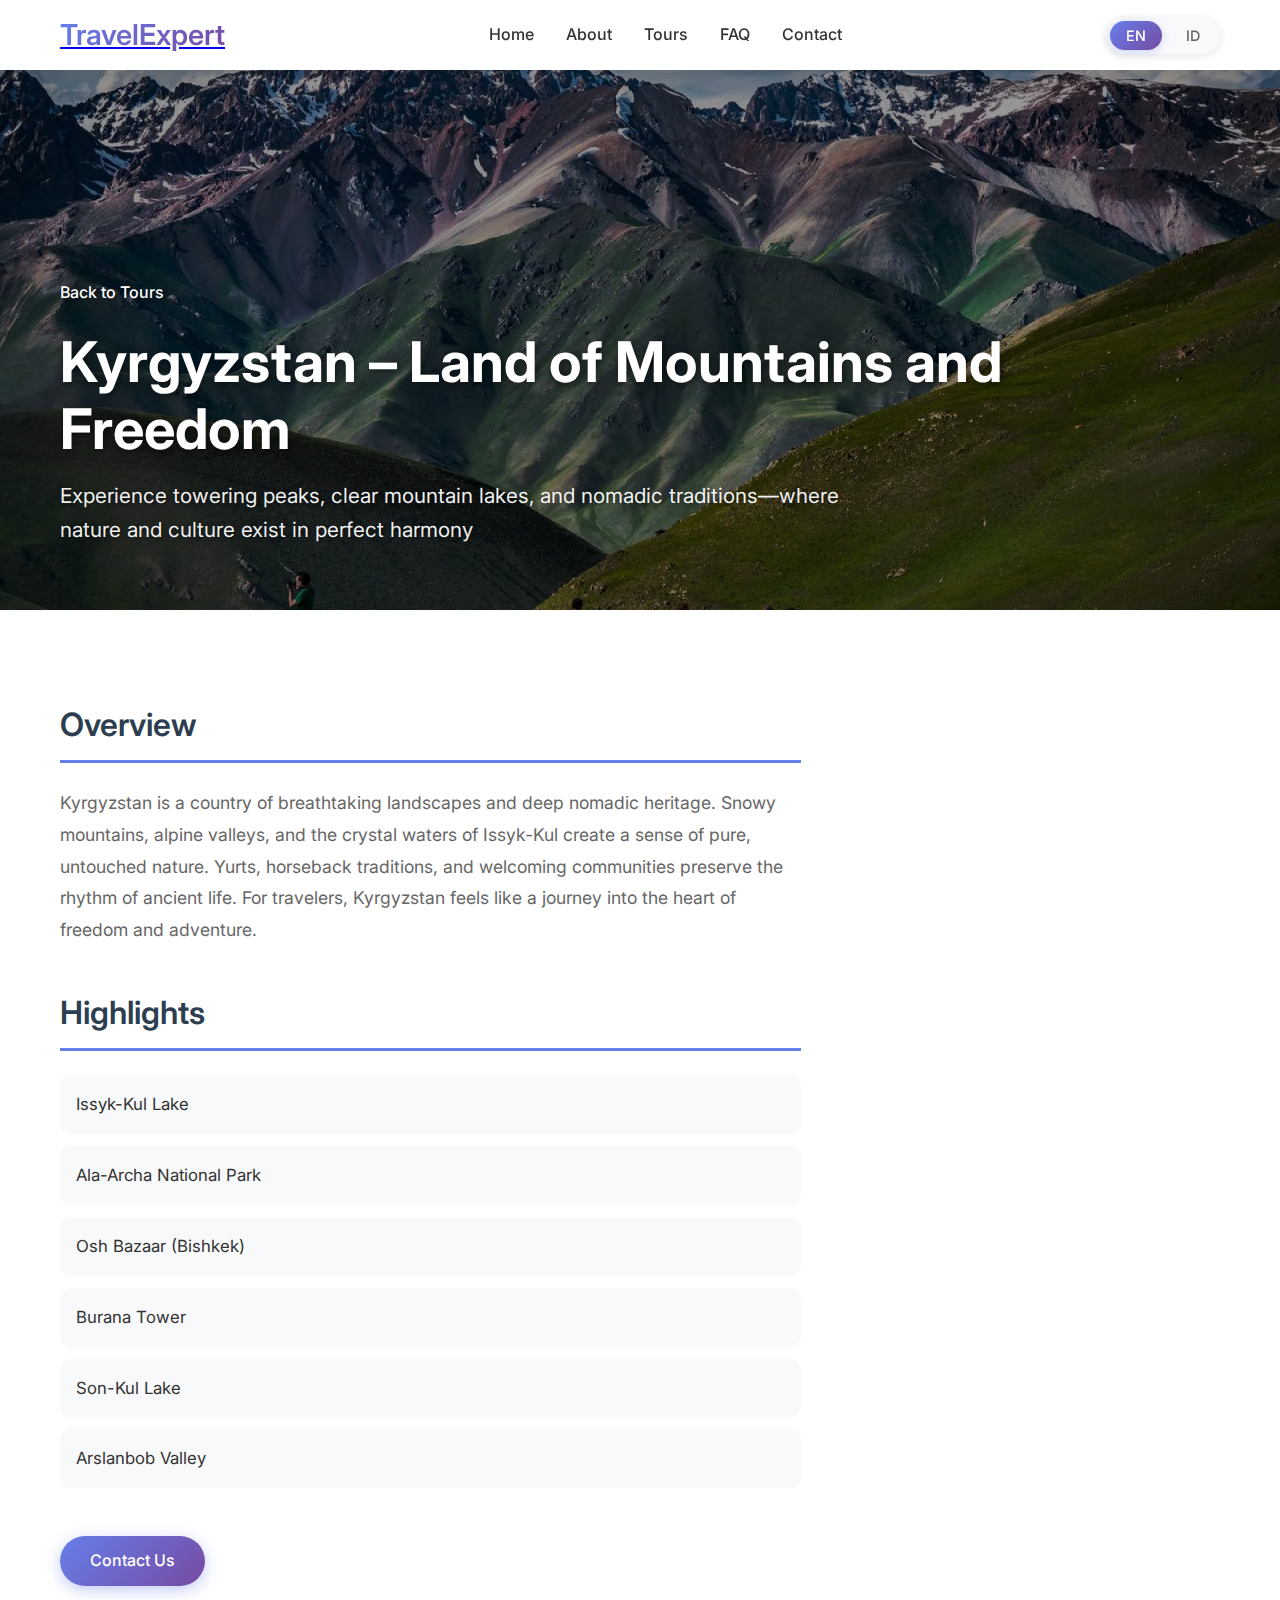
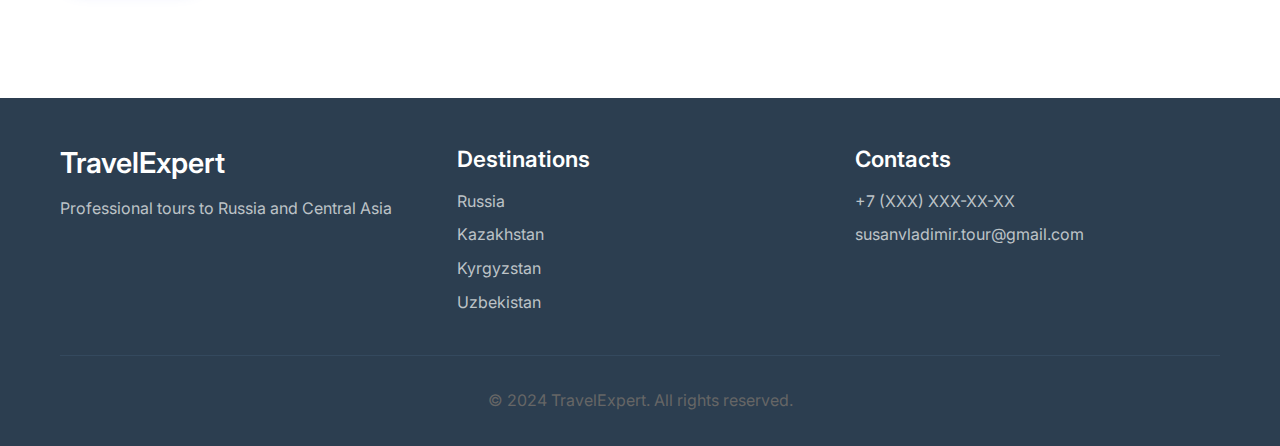
<file: tours/kyrgyzstan.html>
<!DOCTYPE html>
<html lang="en" id="html-lang">
<head>
    <meta charset="UTF-8">
    <meta name="viewport" content="width=device-width, initial-scale=1.0">
    <title data-translate="tour.kyrgyzstan.pageTitle">Kyrgyzstan - Land of Heavenly Mountains | TravelExpert</title>
    <meta name="description" data-translate="tour.kyrgyzstan.metaDescription" content="Discover Kyrgyzstan - Issyk-Kul, Bishkek, nomadic culture. Natural beauty and ancient traditions.">
    <link rel="stylesheet" href="../style.css">
    <link rel="stylesheet" href="tour-detail.css">
    <link href="https://fonts.googleapis.com/css2?family=Inter:wght@300;400;500;600;700&display=swap" rel="stylesheet">
    <link rel="stylesheet" href="https://cdnjs.cloudflare.com/ajax/libs/font-awesome/6.0.0/css/all.min.css">
</head>
<body>
    <!-- Header -->
    <header class="header">
        <nav class="nav">
            <div class="nav-container">
                <div class="logo">
                    <a href="../index.html"><h2>TravelExpert</h2></a>
                </div>
                <ul class="nav-menu">
                    <li><a href="../index.html#home" class="nav-link" data-translate="nav.home">Home</a></li>
                    <li><a href="../index.html#about" class="nav-link" data-translate="nav.about">About</a></li>
                    <li class="nav-dropdown">
                        <a href="../index.html#tours" class="nav-link" data-translate="nav.tours">Tours <i class="fas fa-chevron-down"></i></a>
                        <ul class="dropdown-menu">
                            <li><a href="moscow.html">Moscow</a></li>
                            <li><a href="petersburg.html">St. Petersburg</a></li>
                            <li><a href="kazan.html">Kazan</a></li>
                            <li><a href="murmansk.html">Murmansk</a></li>
                            <li><a href="baikal.html">Irkutsk</a></li>
                            <li><a href="dagestan.html">Dagestan</a></li>
                            <li><a href="chechnya.html">Chechnya</a></li>
                            <li><a href="kazakhstan.html">Kazakhstan</a></li>
                            <li><a href="kyrgyzstan.html">Kyrgyzstan</a></li>
                            <li><a href="uzbekistan.html">Uzbekistan</a></li>
                        </ul>
                    </li>
                    <li><a href="../index.html#faq" class="nav-link" data-translate="nav.faq">FAQ</a></li>
                    <li><a href="../index.html#contact" class="nav-link" data-translate="nav.contact">Contact</a></li>
                </ul>
                <div class="header-right">
                    <div class="language-switcher">
                        <button class="lang-btn active" data-lang="en">EN</button>
                        <button class="lang-btn" data-lang="id">ID</button>
                    </div>
                    <div class="hamburger">
                        <span class="bar"></span>
                        <span class="bar"></span>
                        <span class="bar"></span>
                    </div>
                </div>
            </div>
        </nav>
    </header>

    <!-- Tour Hero Section -->
    <section class="tour-hero">
        <div class="tour-hero-image">
            <img src="../img/kyrgyzstan.webp" alt="Moscow" id="tour-main-image">
        </div>
        <div class="tour-hero-content">
            <div class="container">
                <a href="../index.html#tours" class="back-link" data-translate="tour.backToTours"><i class="fas fa-arrow-left"></i> Back to Tours</a>
                <h1 data-translate="tour.kyrgyzstan.title">Kyrgyzstan – Land of Mountains and Freedom</h1>
                <p class="tour-hero-subtitle" data-translate="tour.kyrgyzstan.subtitle">Experience towering peaks, clear mountain lakes, and nomadic traditions—where nature and culture exist in perfect harmony.</p>
            </div>
        </div>
    </section>

    <!-- Tour Details Section -->
    <section class="tour-details-section">
        <div class="container">
            <div class="tour-details-grid">
                <div class="tour-main-content">
                    <!-- Overview -->
                    <div class="tour-section">
                        <h2 data-translate="tour.overview">Overview</h2>
                        <p data-translate="tour.kyrgyzstan.overview">Kyrgyzstan is a country of breathtaking landscapes and deep nomadic heritage. Snowy mountains, alpine valleys, and the crystal waters of Issyk-Kul create a sense of pure, untouched nature. Yurts, horseback traditions, and welcoming communities preserve the rhythm of ancient life. For travelers, Kyrgyzstan feels like a journey into the heart of freedom and adventure.</p>
                    </div>

                    <!-- Highlights -->
                    <div class="tour-section">
                        <h2 data-translate="tour.highlights">Highlights</h2>
                        <ul class="highlights-list">
                            <li data-translate="tour.kyrgyzstan.highlight1"><i class="fas fa-check-circle"></i> Issyk-Kul Lake</li>
                            <li data-translate="tour.kyrgyzstan.highlight2"><i class="fas fa-check-circle"></i> Ala-Archa National Park</li>
                            <li data-translate="tour.kyrgyzstan.highlight3"><i class="fas fa-check-circle"></i> Osh Bazaar (Bishkek)</li>
                            <li data-translate="tour.kyrgyzstan.highlight4"><i class="fas fa-check-circle"></i> Burana Tower</li>
                            <li data-translate="tour.kyrgyzstan.highlight5"><i class="fas fa-check-circle"></i> Son-Kul Lake</li>
                            <li data-translate="tour.kyrgyzstan.highlight6"><i class="fas fa-check-circle"></i> Arslanbob Valley</li>
                        </ul>
                    </div>
                    
                    <!-- Contact Button -->
                    <div class="tour-section">
                        <a href="../index.html#contact" class="btn btn-primary" data-translate="contact.contactUs">Contact Us</a>
                    </div>
                    
                    <!-- Included -->
                    <!-- <div class="tour-section">
                        <h2 data-translate="tour.included">What's Included</h2>
                        <div class="included-grid">
                            <div class="included-item">
                                <i class="fas fa-hotel"></i>
                                <span data-translate="tour.included.accommodation">Accommodation in 3-4* hotels</span>
                            </div>
                            <div class="included-item">
                                <i class="fas fa-utensils"></i>
                                <span data-translate="tour.included.meals">Breakfasts and some lunches</span>
                            </div>
                            <div class="included-item">
                                <i class="fas fa-bus"></i>
                                <span data-translate="tour.included.transport">All transportation</span>
                            </div>
                            <div class="included-item">
                                <i class="fas fa-user-tie"></i>
                                <span data-translate="tour.included.guide">Professional guide</span>
                            </div>
                            <div class="included-item">
                                <i class="fas fa-ticket-alt"></i>
                                <span data-translate="tour.included.tickets">Entrance tickets</span>
                            </div>
                            <div class="included-item">
                                <i class="fas fa-shield-alt"></i>
                                <span data-translate="tour.included.insurance">Medical insurance</span>
                            </div>
                        </div>
                    </div> -->
                </div>
            </div>
        </div>
    </section>

    <!-- Footer -->
    <footer class="footer">
        <div class="container">
            <div class="footer-content">
                <div class="footer-section">
                    <h3>TravelExpert</h3>
                    <p data-translate="footer.description">Professional tours to Russia and Central Asia</p>
                </div>
                <div class="footer-section">
                    <h4 data-translate="footer.destinations">Destinations</h4>
                    <ul>
                        <li><a href="../index.html#tours" data-translate="tours.russia">Russia</a></li>
                        <li><a href="../index.html#tours" data-translate="tours.kazakhstan.country">Kazakhstan</a></li>
                        <li><a href="../index.html#tours" data-translate="tours.kyrgyzstan.country">Kyrgyzstan</a></li>
                        <li><a href="../index.html#tours" data-translate="tours.uzbekistan.country">Uzbekistan</a></li>
                    </ul>
                </div>
                <div class="footer-section">
                    <h4 data-translate="footer.contacts">Contacts</h4>
                    <p>+7 (XXX) XXX-XX-XX</p>
                    <p>susanvladimir.tour@gmail.com</p>
                </div>
            </div>
            <div class="footer-bottom">
                <p data-translate="footer.copyright">&copy; 2024 TravelExpert. All rights reserved.</p>
            </div>
        </div>
    </footer>

    <script src="../script.js"></script>
    <script src="tour-detail.js"></script>
</body>
</html>
</file>
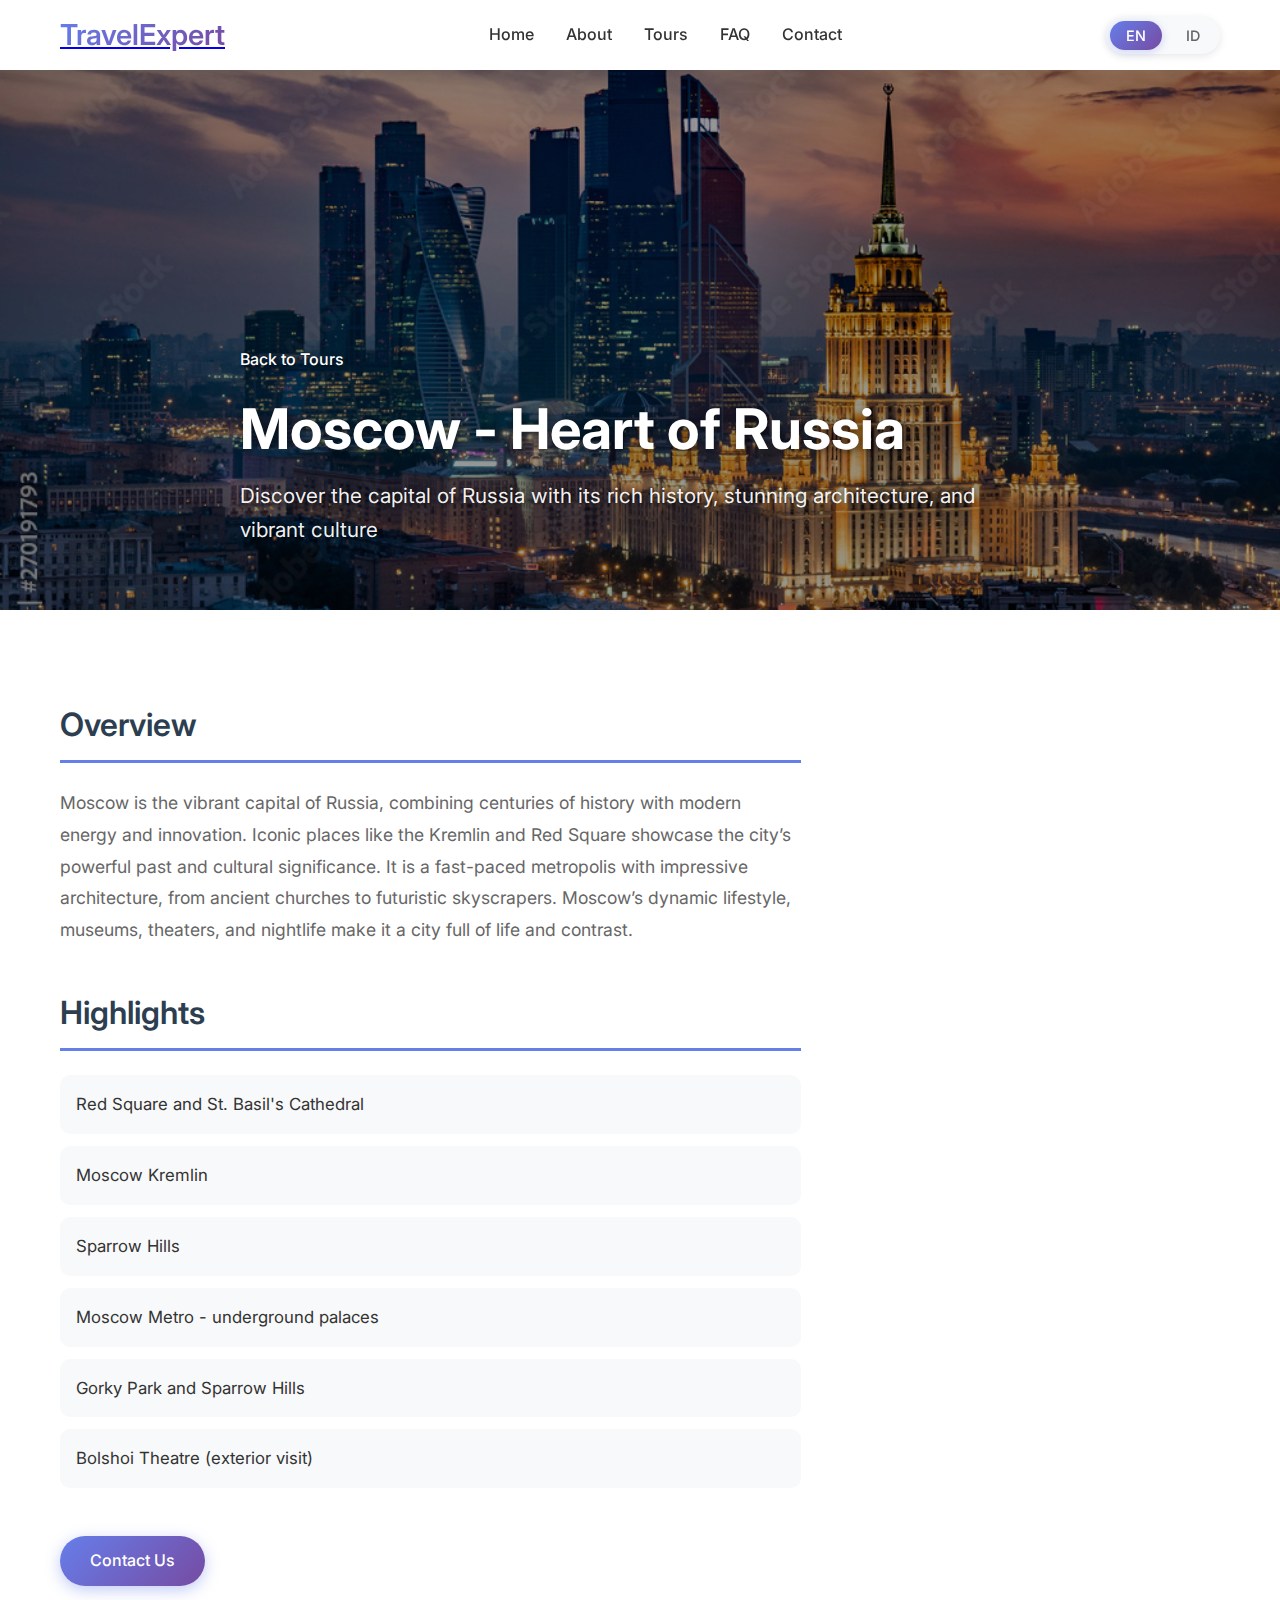
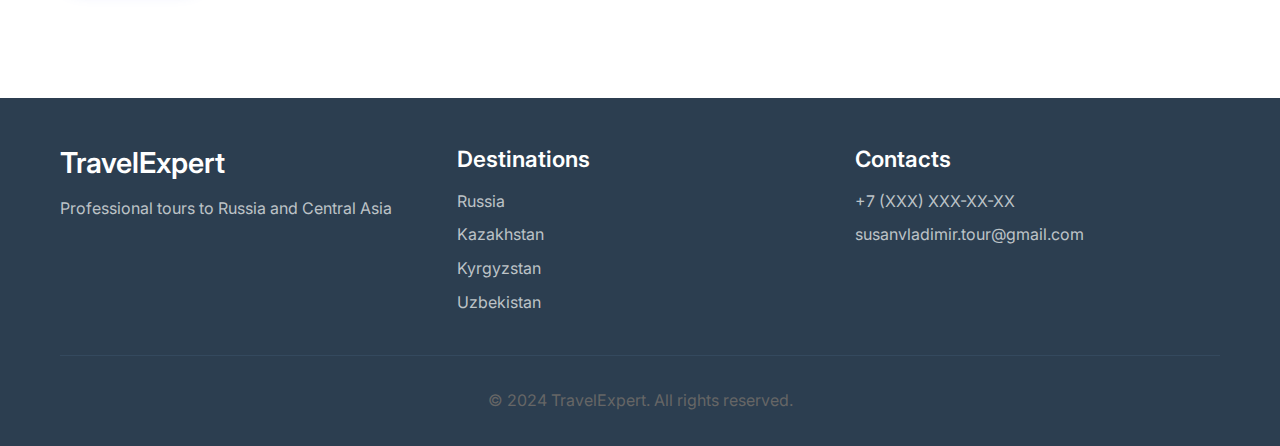
<file: tours/moscow.html>
<!DOCTYPE html>
<html lang="en" id="html-lang">
<head>
    <meta charset="UTF-8">
    <meta name="viewport" content="width=device-width, initial-scale=1.0">
    <title data-translate="tour.moscow.pageTitle">Moscow - Heart of Russia | TravelExpert</title>
    <meta name="description" data-translate="tour.moscow.metaDescription" content="Discover Moscow - the capital of Russia. Red Square, Kremlin, Tretyakov Gallery and much more. Professional guided tours.">
    <link rel="stylesheet" href="../style.css">
    <link rel="stylesheet" href="tour-detail.css">
    <link href="https://fonts.googleapis.com/css2?family=Inter:wght@300;400;500;600;700&display=swap" rel="stylesheet">
    <link rel="stylesheet" href="https://cdnjs.cloudflare.com/ajax/libs/font-awesome/6.0.0/css/all.min.css">
</head>
<body>
    <!-- Header -->
    <header class="header">
        <nav class="nav">
            <div class="nav-container">
                <div class="logo">
                    <a href="../index.html"><h2>TravelExpert</h2></a>
                </div>
                <ul class="nav-menu">
                    <li><a href="../index.html#home" class="nav-link" data-translate="nav.home">Home</a></li>
                    <li><a href="../index.html#about" class="nav-link" data-translate="nav.about">About</a></li>
                    <li class="nav-dropdown">
                        <a href="../index.html#tours" class="nav-link" data-translate="nav.tours">Tours <i class="fas fa-chevron-down"></i></a>
                        <ul class="dropdown-menu">
                            <li><a href="moscow.html">Moscow</a></li>
                            <li><a href="petersburg.html">St. Petersburg</a></li>
                            <li><a href="kazan.html">Kazan</a></li>
                            <li><a href="murmansk.html">Murmansk</a></li>
                            <li><a href="baikal.html">Irkutsk</a></li>
                            <li><a href="dagestan.html">Dagestan</a></li>
                            <li><a href="chechnya.html">Chechnya</a></li>
                            <li><a href="kazakhstan.html">Kazakhstan</a></li>
                            <li><a href="kyrgyzstan.html">Kyrgyzstan</a></li>
                            <li><a href="uzbekistan.html">Uzbekistan</a></li>
                        </ul>
                    </li>
                    <li><a href="../index.html#faq" class="nav-link" data-translate="nav.faq">FAQ</a></li>
                    <li><a href="../index.html#contact" class="nav-link" data-translate="nav.contact">Contact</a></li>
                </ul>
                <div class="header-right">
                    <div class="language-switcher">
                        <button class="lang-btn active" data-lang="en">EN</button>
                        <button class="lang-btn" data-lang="id">ID</button>
                    </div>
                    <div class="hamburger">
                        <span class="bar"></span>
                        <span class="bar"></span>
                        <span class="bar"></span>
                    </div>
                </div>
            </div>
        </nav>
    </header>

    <!-- Tour Hero Section -->
    <section class="tour-hero">
        <div class="tour-hero-image">
            <img src="../img/moscow.jpg" alt="Moscow" id="tour-main-image">
        </div>
        <div class="tour-hero-content">
            <div class="container">
                <a href="../index.html#tours" class="back-link" data-translate="tour.backToTours"><i class="fas fa-arrow-left"></i> Back to Tours</a>
                <h1 data-translate="tour.moscow.title">Moscow - Heart of Russia</h1>
                <p class="tour-hero-subtitle" data-translate="tour.moscow.subtitle">Discover the capital of Russia with its rich history, stunning architecture, and vibrant culture</p>
            </div>
        </div>
    </section>

    <!-- Tour Details Section -->
    <section class="tour-details-section">
        <div class="container">
            <div class="tour-details-grid">
                <div class="tour-main-content">
                    <!-- Overview -->
                    <div class="tour-section">
                        <h2 data-translate="tour.overview">Overview</h2>
                        <p data-translate="tour.moscow.overview">Moscow is the vibrant capital of Russia, combining centuries of history with modern energy and innovation. Iconic places like the Kremlin and Red Square showcase the city’s powerful past and cultural significance. It is a fast-paced metropolis with impressive architecture, from ancient churches to futuristic skyscrapers. Moscow’s dynamic lifestyle, museums, theaters, and nightlife make it a city full of life and contrast.</p>
                    </div>

                    <!-- Highlights -->
                    <div class="tour-section">
                        <h2 data-translate="tour.highlights">Highlights</h2>
                        <ul class="highlights-list">
                            <li data-translate="tour.moscow.highlight1"><i class="fas fa-check-circle"></i> Red Square and St. Basil's Cathedral</li>
                            <li data-translate="tour.moscow.highlight2"><i class="fas fa-check-circle"></i> Moscow Kremlin</li>
                            <li data-translate="tour.moscow.highlight3"><i class="fas fa-check-circle"></i> Sparrow Hills</li>
                            <li data-translate="tour.moscow.highlight4"><i class="fas fa-check-circle"></i> Moscow Metro - underground palaces</li>
                            <li data-translate="tour.moscow.highlight5"><i class="fas fa-check-circle"></i> Gorky Park and Sparrow Hills</li>
                            <li data-translate="tour.moscow.highlight6"><i class="fas fa-check-circle"></i> Bolshoi Theatre (exterior visit)</li>
                        </ul>
                    </div>
                    
                    <!-- Contact Button -->
                    <div class="tour-section">
                        <a href="../index.html#contact" class="btn btn-primary" data-translate="contact.contactUs">Contact Us</a>
                    </div>
                    
                    <!-- Included -->
                    <!-- <div class="tour-section">
                        <h2 data-translate="tour.included">What's Included</h2>
                        <div class="included-grid">
                            <div class="included-item">
                                <i class="fas fa-hotel"></i>
                                <span data-translate="tour.included.accommodation">Accommodation in 3-4* hotels</span>
                            </div>
                            <div class="included-item">
                                <i class="fas fa-utensils"></i>
                                <span data-translate="tour.included.meals">Breakfasts and some lunches</span>
                            </div>
                            <div class="included-item">
                                <i class="fas fa-bus"></i>
                                <span data-translate="tour.included.transport">All transportation</span>
                            </div>
                            <div class="included-item">
                                <i class="fas fa-user-tie"></i>
                                <span data-translate="tour.included.guide">Professional guide</span>
                            </div>
                            <div class="included-item">
                                <i class="fas fa-ticket-alt"></i>
                                <span data-translate="tour.included.tickets">Entrance tickets</span>
                            </div>
                            <div class="included-item">
                                <i class="fas fa-shield-alt"></i>
                                <span data-translate="tour.included.insurance">Medical insurance</span>
                            </div>
                        </div>
                    </div> -->
                </div>
            </div>
        </div>
    </section>

    <!-- Footer -->
    <footer class="footer">
        <div class="container">
            <div class="footer-content">
                <div class="footer-section">
                    <h3>TravelExpert</h3>
                    <p data-translate="footer.description">Professional tours to Russia and Central Asia</p>
                </div>
                <div class="footer-section">
                    <h4 data-translate="footer.destinations">Destinations</h4>
                    <ul>
                        <li><a href="../index.html#tours" data-translate="tours.russia">Russia</a></li>
                        <li><a href="../index.html#tours" data-translate="tours.kazakhstan.country">Kazakhstan</a></li>
                        <li><a href="../index.html#tours" data-translate="tours.kyrgyzstan.country">Kyrgyzstan</a></li>
                        <li><a href="../index.html#tours" data-translate="tours.uzbekistan.country">Uzbekistan</a></li>
                    </ul>
                </div>
                <div class="footer-section">
                    <h4 data-translate="footer.contacts">Contacts</h4>
                    <p>+7 (XXX) XXX-XX-XX</p>
                    <p>susanvladimir.tour@gmail.com</p>
                </div>
            </div>
            <div class="footer-bottom">
                <p data-translate="footer.copyright">&copy; 2024 TravelExpert. All rights reserved.</p>
            </div>
        </div>
    </footer>

    <script src="../script.js"></script>
    <script src="tour-detail.js"></script>
</body>
</html>
</file>
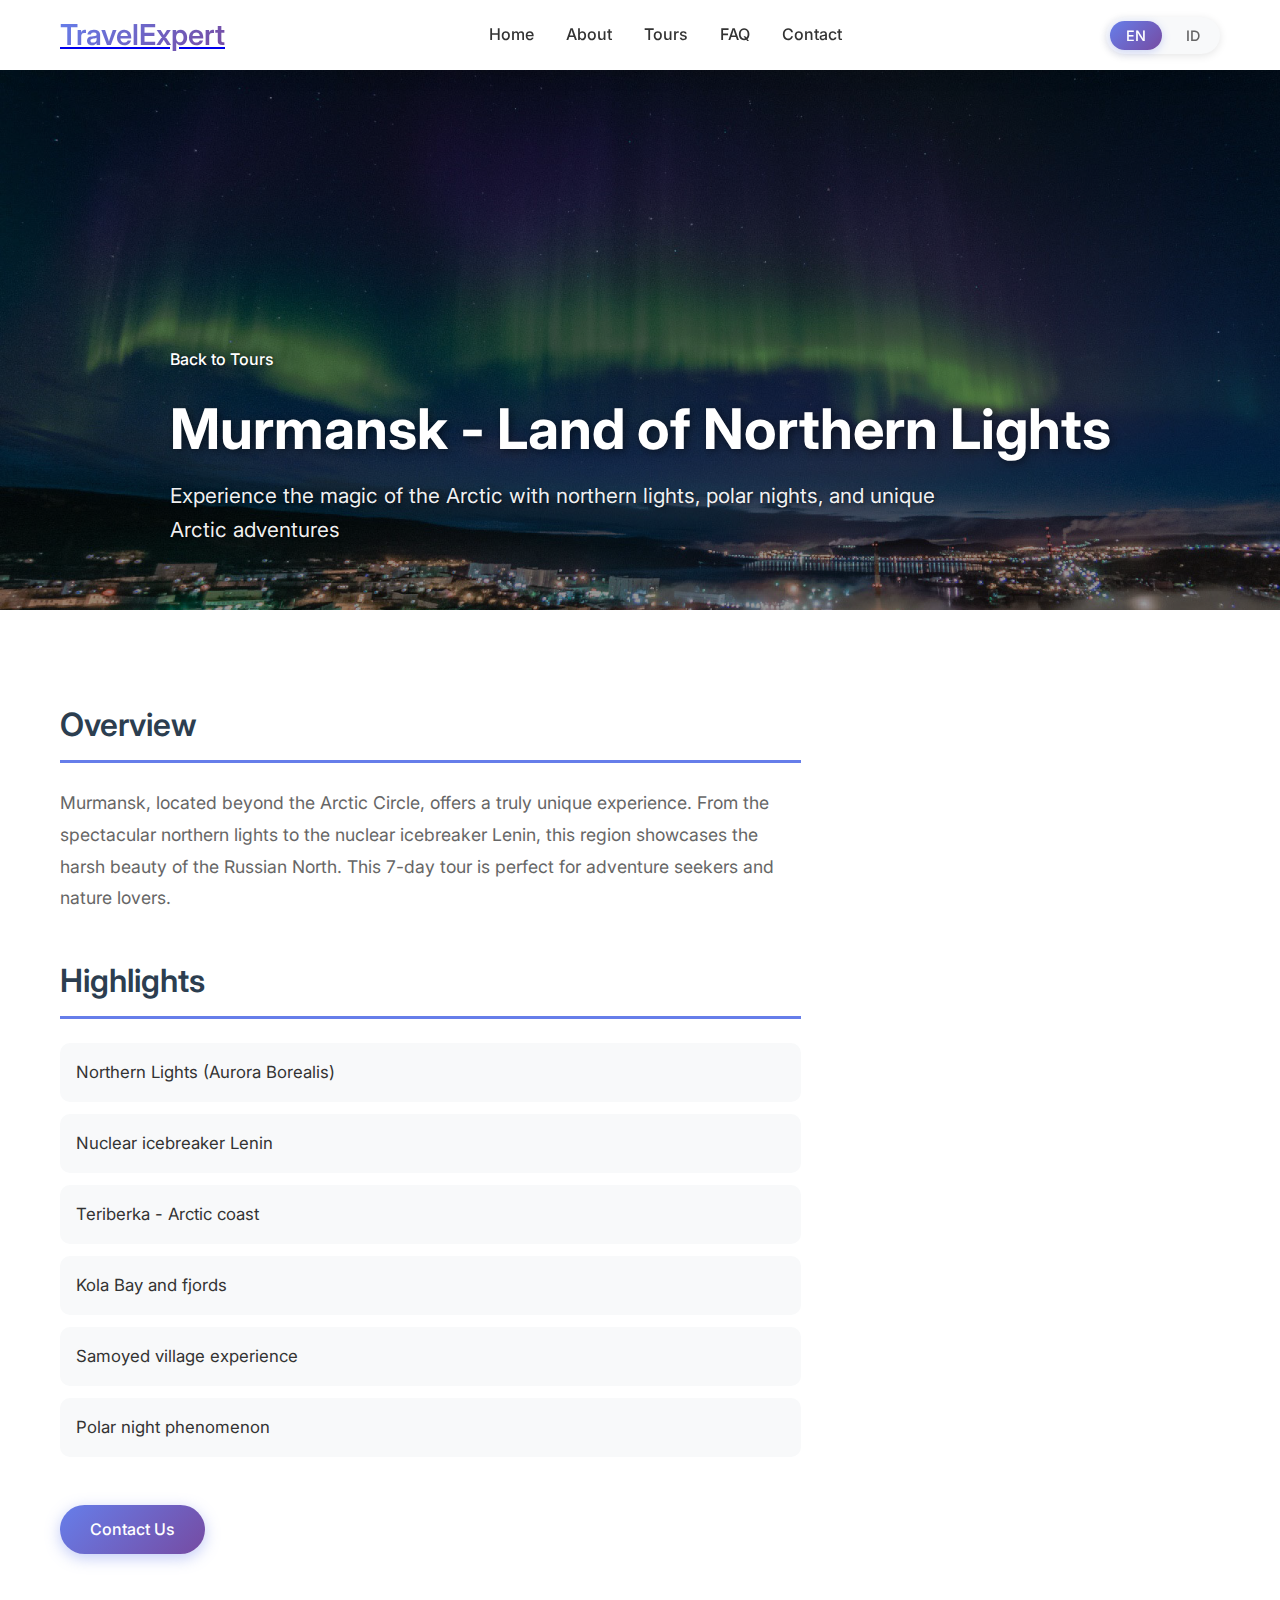
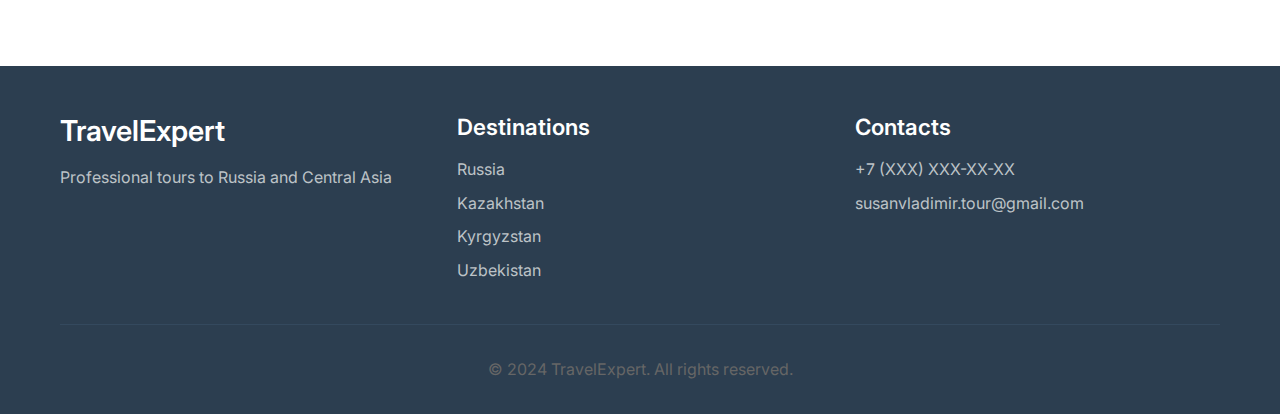
<file: tours/murmansk.html>
<!DOCTYPE html>
<html lang="en" id="html-lang">
<head>
    <meta charset="UTF-8">
    <meta name="viewport" content="width=device-width, initial-scale=1.0">
    <title data-translate="tour.murmansk.pageTitle">Murmansk - Land of Northern Lights | TravelExpert</title>
    <meta name="description" data-translate="tour.murmansk.metaDescription" content="Discover Murmansk - unique Arctic expedition with northern lights, northern coast, and nuclear icebreaker.">
    <link rel="stylesheet" href="../style.css">
    <link rel="stylesheet" href="tour-detail.css">
    <link href="https://fonts.googleapis.com/css2?family=Inter:wght@300;400;500;600;700&display=swap" rel="stylesheet">
    <link rel="stylesheet" href="https://cdnjs.cloudflare.com/ajax/libs/font-awesome/6.0.0/css/all.min.css">
</head>
<body>
    <!-- Header -->
    <header class="header">
        <nav class="nav">
            <div class="nav-container">
                <div class="logo">
                    <a href="../index.html"><h2>TravelExpert</h2></a>
                </div>
                <ul class="nav-menu">
                    <li><a href="../index.html#home" class="nav-link" data-translate="nav.home">Home</a></li>
                    <li><a href="../index.html#about" class="nav-link" data-translate="nav.about">About</a></li>
                    <li class="nav-dropdown">
                        <a href="../index.html#tours" class="nav-link" data-translate="nav.tours">Tours <i class="fas fa-chevron-down"></i></a>
                        <ul class="dropdown-menu">
                            <li><a href="moscow.html">Moscow</a></li>
                            <li><a href="petersburg.html">St. Petersburg</a></li>
                            <li><a href="kazan.html">Kazan</a></li>
                            <li><a href="murmansk.html">Murmansk</a></li>
                            <li><a href="baikal.html">Irkutsk</a></li>
                            <li><a href="dagestan.html">Dagestan</a></li>
                            <li><a href="chechnya.html">Chechnya</a></li>
                            <li><a href="kazakhstan.html">Kazakhstan</a></li>
                            <li><a href="kyrgyzstan.html">Kyrgyzstan</a></li>
                            <li><a href="uzbekistan.html">Uzbekistan</a></li>
                        </ul>
                    </li>
                    <li><a href="../index.html#faq" class="nav-link" data-translate="nav.faq">FAQ</a></li>
                    <li><a href="../index.html#contact" class="nav-link" data-translate="nav.contact">Contact</a></li>
                </ul>
                <div class="header-right">
                    <div class="language-switcher">
                        <button class="lang-btn active" data-lang="en">EN</button>
                        <button class="lang-btn" data-lang="id">ID</button>
                    </div>
                    <div class="hamburger">
                        <span class="bar"></span>
                        <span class="bar"></span>
                        <span class="bar"></span>
                    </div>
                </div>
            </div>
        </nav>
    </header>

    <!-- Tour Hero Section -->
    <section class="tour-hero">
        <div class="tour-hero-image">
            <img src="../img/murmansk.jpg" alt="Moscow" id="tour-main-image">
        </div>
        <div class="tour-hero-content">
            <div class="container">
                <a href="../index.html#tours" class="back-link" data-translate="tour.backToTours"><i class="fas fa-arrow-left"></i> Back to Tours</a>
                <h1 data-translate="tour.murmansk.title">Murmansk - Land of Northern Lights</h1>
                <p class="tour-hero-subtitle" data-translate="tour.murmansk.subtitle">Experience the magic of the Arctic with northern lights, polar nights, and unique Arctic adventures</p>
            </div>
        </div>
    </section>

    <!-- Tour Details Section -->
    <section class="tour-details-section">
        <div class="container">
            <div class="tour-details-grid">
                <div class="tour-main-content">
                    <!-- Overview -->
                    <div class="tour-section">
                        <h2 data-translate="tour.overview">Overview</h2>
                        <p data-translate="tour.murmansk.overview">Murmansk, located beyond the Arctic Circle, offers a truly unique experience. From the spectacular northern lights to the nuclear icebreaker Lenin, this region showcases the harsh beauty of the Russian North. This 7-day tour is perfect for adventure seekers and nature lovers.</p>
                    </div>

                    <!-- Highlights -->
                    <div class="tour-section">
                        <h2 data-translate="tour.highlights">Highlights</h2>
                        <ul class="highlights-list">
                            <li data-translate="tour.murmansk.highlight1"><i class="fas fa-check-circle"></i> Northern Lights (Aurora Borealis)</li>
                            <li data-translate="tour.murmansk.highlight2"><i class="fas fa-check-circle"></i> Nuclear icebreaker Lenin</li>
                            <li data-translate="tour.murmansk.highlight3"><i class="fas fa-check-circle"></i> Teriberka - Arctic coast</li>
                            <li data-translate="tour.murmansk.highlight4"><i class="fas fa-check-circle"></i> Kola Bay and fjords</li>
                            <li data-translate="tour.murmansk.highlight5"><i class="fas fa-check-circle"></i> Samoyed village experience</li>
                            <li data-translate="tour.murmansk.highlight6"><i class="fas fa-check-circle"></i> Polar night phenomenon</li>
                        </ul>
                    </div>
                    
                    <!-- Contact Button -->
                    <div class="tour-section">
                        <a href="../index.html#contact" class="btn btn-primary" data-translate="contact.contactUs">Contact Us</a>
                    </div>
                    
                    <!-- Included -->
                    <!-- <div class="tour-section">
                        <h2 data-translate="tour.included">What's Included</h2>
                        <div class="included-grid">
                            <div class="included-item">
                                <i class="fas fa-hotel"></i>
                                <span data-translate="tour.included.accommodation">Accommodation in 3-4* hotels</span>
                            </div>
                            <div class="included-item">
                                <i class="fas fa-utensils"></i>
                                <span data-translate="tour.included.meals">Breakfasts and some lunches</span>
                            </div>
                            <div class="included-item">
                                <i class="fas fa-bus"></i>
                                <span data-translate="tour.included.transport">All transportation</span>
                            </div>
                            <div class="included-item">
                                <i class="fas fa-user-tie"></i>
                                <span data-translate="tour.included.guide">Professional guide</span>
                            </div>
                            <div class="included-item">
                                <i class="fas fa-ticket-alt"></i>
                                <span data-translate="tour.included.tickets">Entrance tickets</span>
                            </div>
                            <div class="included-item">
                                <i class="fas fa-shield-alt"></i>
                                <span data-translate="tour.included.insurance">Medical insurance</span>
                            </div>
                        </div>
                    </div> -->
                </div>
            </div>
        </div>
    </section>

    <!-- Footer -->
    <footer class="footer">
        <div class="container">
            <div class="footer-content">
                <div class="footer-section">
                    <h3>TravelExpert</h3>
                    <p data-translate="footer.description">Professional tours to Russia and Central Asia</p>
                </div>
                <div class="footer-section">
                    <h4 data-translate="footer.destinations">Destinations</h4>
                    <ul>
                        <li><a href="../index.html#tours" data-translate="tours.russia">Russia</a></li>
                        <li><a href="../index.html#tours" data-translate="tours.kazakhstan.country">Kazakhstan</a></li>
                        <li><a href="../index.html#tours" data-translate="tours.kyrgyzstan.country">Kyrgyzstan</a></li>
                        <li><a href="../index.html#tours" data-translate="tours.uzbekistan.country">Uzbekistan</a></li>
                    </ul>
                </div>
                <div class="footer-section">
                    <h4 data-translate="footer.contacts">Contacts</h4>
                    <p>+7 (XXX) XXX-XX-XX</p>
                    <p>susanvladimir.tour@gmail.com</p>
                </div>
            </div>
            <div class="footer-bottom">
                <p data-translate="footer.copyright">&copy; 2024 TravelExpert. All rights reserved.</p>
            </div>
        </div>
    </footer>

    <script src="../script.js"></script>
    <script src="tour-detail.js"></script>
</body>
</html>
</file>
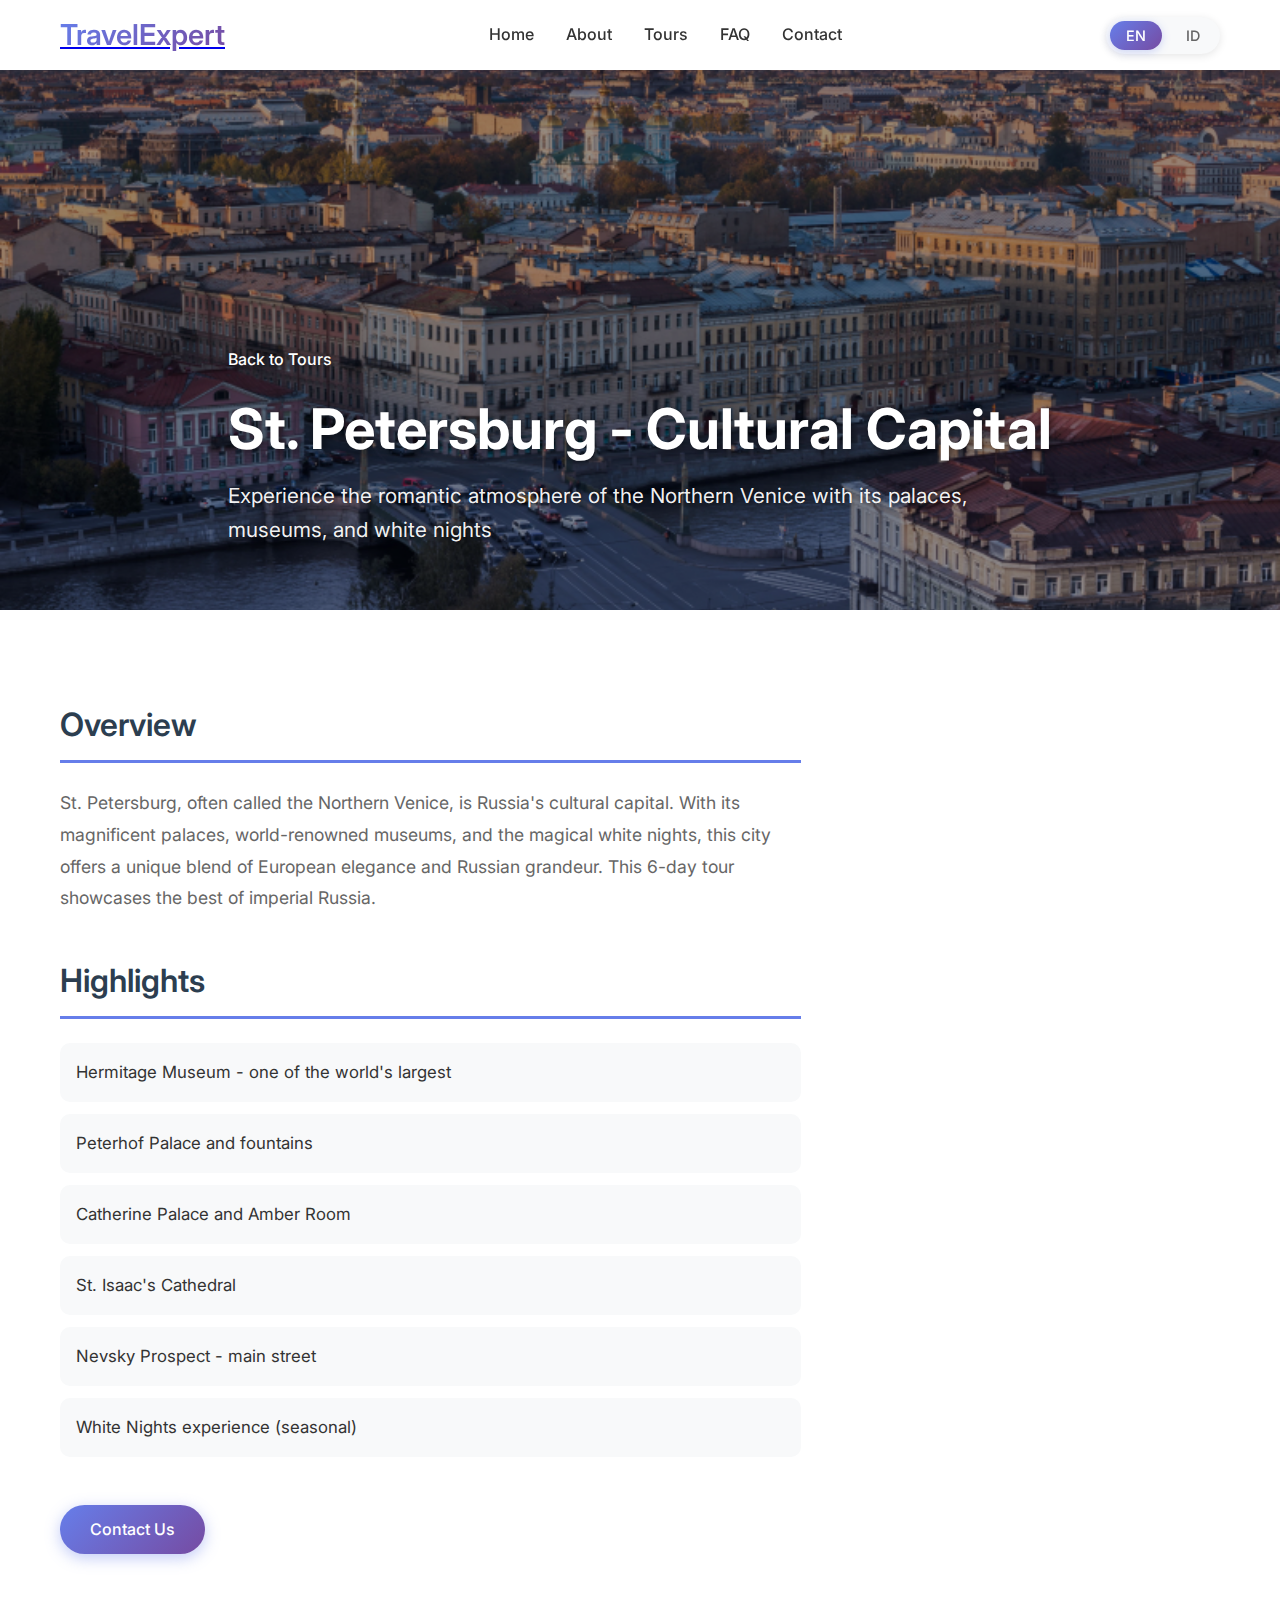
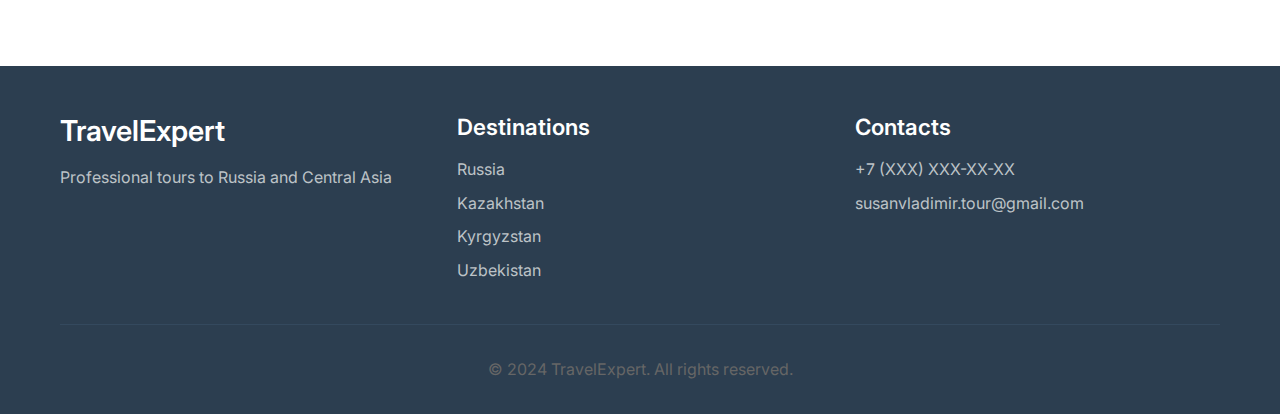
<file: tours/petersburg.html>
<!DOCTYPE html>
<html lang="en" id="html-lang">
<head>
    <meta charset="UTF-8">
    <meta name="viewport" content="width=device-width, initial-scale=1.0">
    <title data-translate="tour.petersburg.pageTitle">St. Petersburg - Cultural Capital | TravelExpert</title>
    <meta name="description" data-translate="tour.petersburg.metaDescription" content="Discover St. Petersburg - the cultural capital of Russia. Hermitage, Peterhof, white nights and much more.">
    <link rel="stylesheet" href="../style.css">
    <link rel="stylesheet" href="tour-detail.css">
    <link href="https://fonts.googleapis.com/css2?family=Inter:wght@300;400;500;600;700&display=swap" rel="stylesheet">
    <link rel="stylesheet" href="https://cdnjs.cloudflare.com/ajax/libs/font-awesome/6.0.0/css/all.min.css">
</head>
<body>
    <!-- Header -->
    <header class="header">
        <nav class="nav">
            <div class="nav-container">
                <div class="logo">
                    <a href="../index.html"><h2>TravelExpert</h2></a>
                </div>
                <ul class="nav-menu">
                    <li><a href="../index.html#home" class="nav-link" data-translate="nav.home">Home</a></li>
                    <li><a href="../index.html#about" class="nav-link" data-translate="nav.about">About</a></li>
                    <li class="nav-dropdown">
                        <a href="../index.html#tours" class="nav-link" data-translate="nav.tours">Tours <i class="fas fa-chevron-down"></i></a>
                        <ul class="dropdown-menu">
                            <li><a href="moscow.html">Moscow</a></li>
                            <li><a href="petersburg.html">St. Petersburg</a></li>
                            <li><a href="kazan.html">Kazan</a></li>
                            <li><a href="murmansk.html">Murmansk</a></li>
                            <li><a href="baikal.html">Irkutsk</a></li>
                            <li><a href="dagestan.html">Dagestan</a></li>
                            <li><a href="chechnya.html">Chechnya</a></li>
                            <li><a href="kazakhstan.html">Kazakhstan</a></li>
                            <li><a href="kyrgyzstan.html">Kyrgyzstan</a></li>
                            <li><a href="uzbekistan.html">Uzbekistan</a></li>
                        </ul>
                    </li>
                    <li><a href="../index.html#faq" class="nav-link" data-translate="nav.faq">FAQ</a></li>
                    <li><a href="../index.html#contact" class="nav-link" data-translate="nav.contact">Contact</a></li>
                </ul>
                <div class="header-right">
                    <div class="language-switcher">
                        <button class="lang-btn active" data-lang="en">EN</button>
                        <button class="lang-btn" data-lang="id">ID</button>
                    </div>
                    <div class="hamburger">
                        <span class="bar"></span>
                        <span class="bar"></span>
                        <span class="bar"></span>
                    </div>
                </div>
            </div>
        </nav>
    </header>

    <!-- Tour Hero Section -->
    <section class="tour-hero">
        <div class="tour-hero-image">
            <img src="../img/st peterburg.jpg" alt="Moscow" id="tour-main-image">
        </div>
        <div class="tour-hero-content">
            <div class="container">
                <a href="../index.html#tours" class="back-link" data-translate="tour.backToTours"><i class="fas fa-arrow-left"></i> Back to Tours</a>
                <h1 data-translate="tour.petersburg.title">St. Petersburg - Cultural Capital</h1>
                <p class="tour-hero-subtitle" data-translate="tour.petersburg.subtitle">Experience the romantic atmosphere of the Northern Venice with its palaces, museums, and white nights</p>
            </div>
        </div>
    </section>

    <!-- Tour Details Section -->
    <section class="tour-details-section">
        <div class="container">
            <div class="tour-details-grid">
                <div class="tour-main-content">
                    <!-- Overview -->
                    <div class="tour-section">
                        <h2 data-translate="tour.overview">Overview</h2>
                        <p data-translate="tour.petersburg.overview">St. Petersburg, often called the Northern Venice, is Russia's cultural capital. With its magnificent palaces, world-renowned museums, and the magical white nights, this city offers a unique blend of European elegance and Russian grandeur. This 6-day tour showcases the best of imperial Russia.</p>
                    </div>

                    <!-- Highlights -->
                    <div class="tour-section">
                        <h2 data-translate="tour.highlights">Highlights</h2>
                        <ul class="highlights-list">
                            <li data-translate="tour.petersburg.highlight1"><i class="fas fa-check-circle"></i> Hermitage Museum - one of the world's largest</li>
                            <li data-translate="tour.petersburg.highlight2"><i class="fas fa-check-circle"></i> Peterhof Palace and fountains</li>
                            <li data-translate="tour.petersburg.highlight3"><i class="fas fa-check-circle"></i> Catherine Palace and Amber Room</li>
                            <li data-translate="tour.petersburg.highlight4"><i class="fas fa-check-circle"></i> St. Isaac's Cathedral</li>
                            <li data-translate="tour.petersburg.highlight5"><i class="fas fa-check-circle"></i> Nevsky Prospect - main street</li>
                            <li data-translate="tour.petersburg.highlight6"><i class="fas fa-check-circle"></i> White Nights experience (seasonal)</li>
                        </ul>
                    </div>
                    
                    <!-- Contact Button -->
                    <div class="tour-section">
                        <a href="../index.html#contact" class="btn btn-primary" data-translate="contact.contactUs">Contact Us</a>
                    </div>
                    
                    <!-- Included -->
                    <!-- <div class="tour-section">
                        <h2 data-translate="tour.included">What's Included</h2>
                        <div class="included-grid">
                            <div class="included-item">
                                <i class="fas fa-hotel"></i>
                                <span data-translate="tour.included.accommodation">Accommodation in 3-4* hotels</span>
                            </div>
                            <div class="included-item">
                                <i class="fas fa-utensils"></i>
                                <span data-translate="tour.included.meals">Breakfasts and some lunches</span>
                            </div>
                            <div class="included-item">
                                <i class="fas fa-bus"></i>
                                <span data-translate="tour.included.transport">All transportation</span>
                            </div>
                            <div class="included-item">
                                <i class="fas fa-user-tie"></i>
                                <span data-translate="tour.included.guide">Professional guide</span>
                            </div>
                            <div class="included-item">
                                <i class="fas fa-ticket-alt"></i>
                                <span data-translate="tour.included.tickets">Entrance tickets</span>
                            </div>
                            <div class="included-item">
                                <i class="fas fa-shield-alt"></i>
                                <span data-translate="tour.included.insurance">Medical insurance</span>
                            </div>
                        </div>
                    </div> -->
                </div>
            </div>
        </div>
    </section>

    <!-- Footer -->
    <footer class="footer">
        <div class="container">
            <div class="footer-content">
                <div class="footer-section">
                    <h3>TravelExpert</h3>
                    <p data-translate="footer.description">Professional tours to Russia and Central Asia</p>
                </div>
                <div class="footer-section">
                    <h4 data-translate="footer.destinations">Destinations</h4>
                    <ul>
                        <li><a href="../index.html#tours" data-translate="tours.russia">Russia</a></li>
                        <li><a href="../index.html#tours" data-translate="tours.kazakhstan.country">Kazakhstan</a></li>
                        <li><a href="../index.html#tours" data-translate="tours.kyrgyzstan.country">Kyrgyzstan</a></li>
                        <li><a href="../index.html#tours" data-translate="tours.uzbekistan.country">Uzbekistan</a></li>
                    </ul>
                </div>
                <div class="footer-section">
                    <h4 data-translate="footer.contacts">Contacts</h4>
                    <p>+7 (XXX) XXX-XX-XX</p>
                    <p>susanvladimir.tour@gmail.com</p>
                </div>
            </div>
            <div class="footer-bottom">
                <p data-translate="footer.copyright">&copy; 2024 TravelExpert. All rights reserved.</p>
            </div>
        </div>
    </footer>

    <script src="../script.js"></script>
    <script src="tour-detail.js"></script>
</body>
</html>
</file>
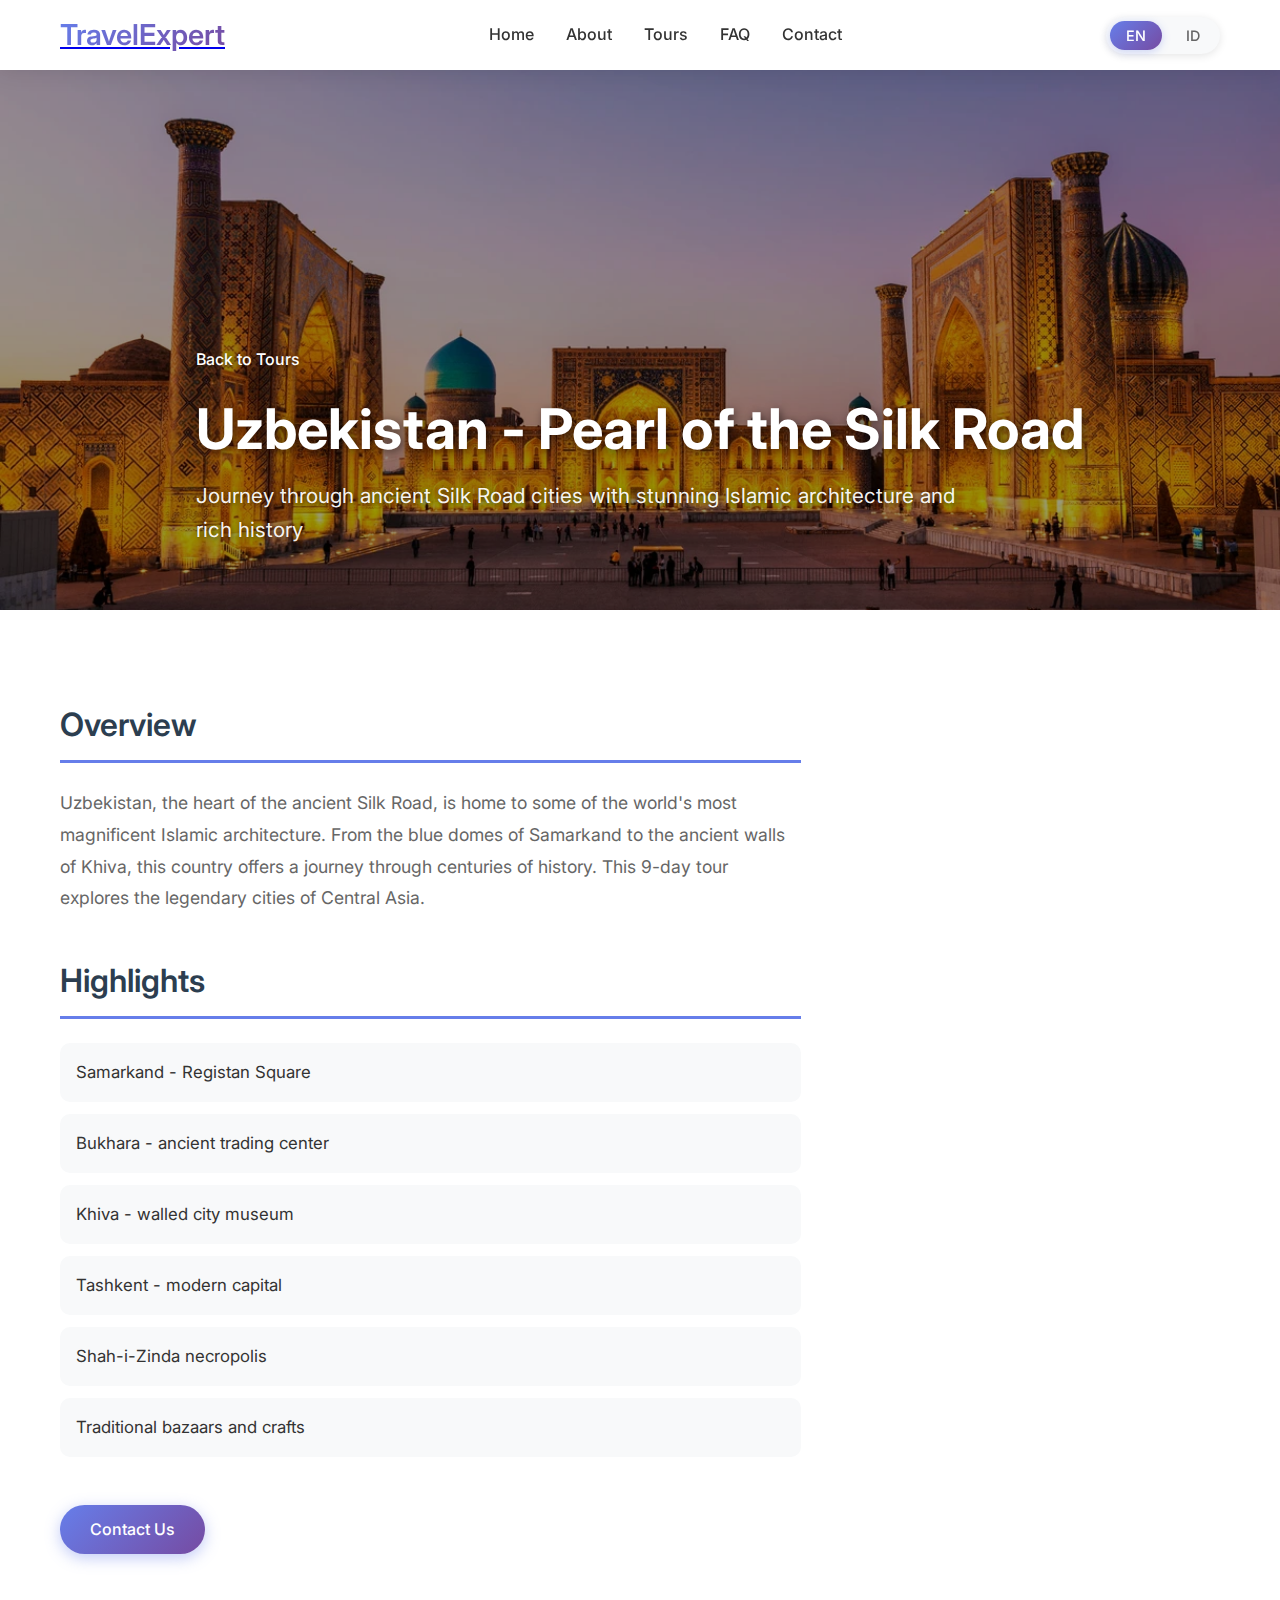
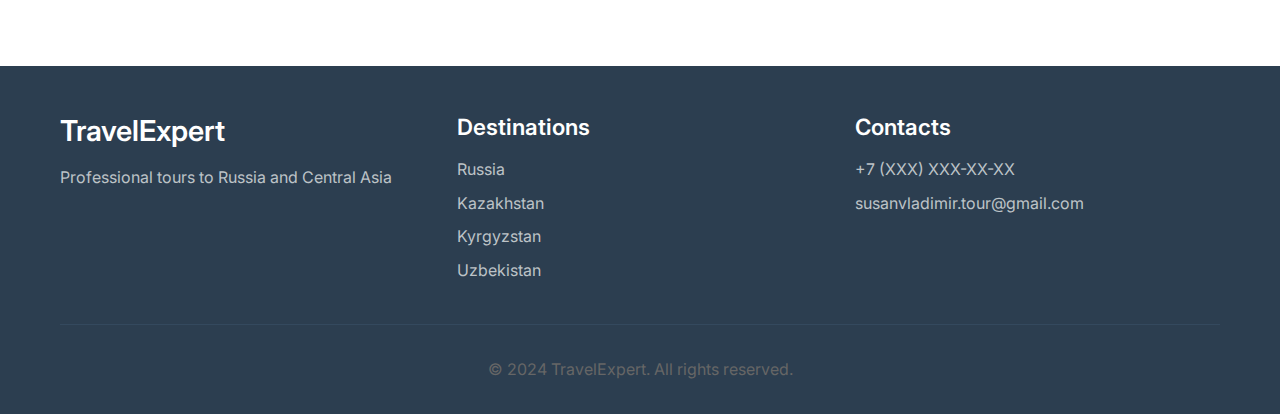
<file: tours/uzbekistan.html>
<!DOCTYPE html>
<html lang="en" id="html-lang">
<head>
    <meta charset="UTF-8">
    <meta name="viewport" content="width=device-width, initial-scale=1.0">
    <title data-translate="tour.uzbekistan.pageTitle">Uzbekistan - Pearl of the Silk Road | TravelExpert</title>
    <meta name="description" data-translate="tour.uzbekistan.metaDescription" content="Discover Uzbekistan - Samarkand, Bukhara, Khiva. Ancient cities with rich history and stunning architecture.">
    <link rel="stylesheet" href="../style.css">
    <link rel="stylesheet" href="tour-detail.css">
    <link href="https://fonts.googleapis.com/css2?family=Inter:wght@300;400;500;600;700&display=swap" rel="stylesheet">
    <link rel="stylesheet" href="https://cdnjs.cloudflare.com/ajax/libs/font-awesome/6.0.0/css/all.min.css">
</head>
<body>
    <!-- Header -->
    <header class="header">
        <nav class="nav">
            <div class="nav-container">
                <div class="logo">
                    <a href="../index.html"><h2>TravelExpert</h2></a>
                </div>
                <ul class="nav-menu">
                    <li><a href="../index.html#home" class="nav-link" data-translate="nav.home">Home</a></li>
                    <li><a href="../index.html#about" class="nav-link" data-translate="nav.about">About</a></li>
                    <li class="nav-dropdown">
                        <a href="../index.html#tours" class="nav-link" data-translate="nav.tours">Tours <i class="fas fa-chevron-down"></i></a>
                        <ul class="dropdown-menu">
                            <li><a href="moscow.html">Moscow</a></li>
                            <li><a href="petersburg.html">St. Petersburg</a></li>
                            <li><a href="kazan.html">Kazan</a></li>
                            <li><a href="murmansk.html">Murmansk</a></li>
                            <li><a href="baikal.html">Irkutsk</a></li>
                            <li><a href="dagestan.html">Dagestan</a></li>
                            <li><a href="chechnya.html">Chechnya</a></li>
                            <li><a href="kazakhstan.html">Kazakhstan</a></li>
                            <li><a href="kyrgyzstan.html">Kyrgyzstan</a></li>
                            <li><a href="uzbekistan.html">Uzbekistan</a></li>
                        </ul>
                    </li>
                    <li><a href="../index.html#faq" class="nav-link" data-translate="nav.faq">FAQ</a></li>
                    <li><a href="../index.html#contact" class="nav-link" data-translate="nav.contact">Contact</a></li>
                </ul>
                <div class="header-right">
                    <div class="language-switcher">
                        <button class="lang-btn active" data-lang="en">EN</button>
                        <button class="lang-btn" data-lang="id">ID</button>
                    </div>
                    <div class="hamburger">
                        <span class="bar"></span>
                        <span class="bar"></span>
                        <span class="bar"></span>
                    </div>
                </div>
            </div>
        </nav>
    </header>

    <!-- Tour Hero Section -->
    <section class="tour-hero">
        <div class="tour-hero-image">
            <img src="../img/Uzbekistan.webp" alt="Moscow" id="tour-main-image">
        </div>
        <div class="tour-hero-content">
            <div class="container">
                <a href="../index.html#tours" class="back-link" data-translate="tour.backToTours"><i class="fas fa-arrow-left"></i> Back to Tours</a>
                <h1 data-translate="tour.uzbekistan.title">Uzbekistan - Pearl of the Silk Road</h1>
                <p class="tour-hero-subtitle" data-translate="tour.uzbekistan.subtitle">Journey through ancient Silk Road cities with stunning Islamic architecture and rich history</p>
            </div>
        </div>
    </section>

    <!-- Tour Details Section -->
    <section class="tour-details-section">
        <div class="container">
            <div class="tour-details-grid">
                <div class="tour-main-content">
                    <!-- Overview -->
                    <div class="tour-section">
                        <h2 data-translate="tour.overview">Overview</h2>
                        <p data-translate="tour.uzbekistan.overview">Uzbekistan, the heart of the ancient Silk Road, is home to some of the world's most magnificent Islamic architecture. From the blue domes of Samarkand to the ancient walls of Khiva, this country offers a journey through centuries of history. This 9-day tour explores the legendary cities of Central Asia.</p>
                    </div>

                    <!-- Highlights -->
                    <div class="tour-section">
                        <h2 data-translate="tour.highlights">Highlights</h2>
                        <ul class="highlights-list">
                            <li data-translate="tour.uzbekistan.highlight1"><i class="fas fa-check-circle"></i> Samarkand - Registan Square</li>
                            <li data-translate="tour.uzbekistan.highlight2"><i class="fas fa-check-circle"></i> Bukhara - ancient trading center</li>
                            <li data-translate="tour.uzbekistan.highlight3"><i class="fas fa-check-circle"></i> Khiva - walled city museum</li>
                            <li data-translate="tour.uzbekistan.highlight4"><i class="fas fa-check-circle"></i> Tashkent - modern capital</li>
                            <li data-translate="tour.uzbekistan.highlight5"><i class="fas fa-check-circle"></i> Shah-i-Zinda necropolis</li>
                            <li data-translate="tour.uzbekistan.highlight6"><i class="fas fa-check-circle"></i> Traditional bazaars and crafts</li>
                        </ul>
                    </div>
                    
                    <!-- Contact Button -->
                    <div class="tour-section">
                        <a href="../index.html#contact" class="btn btn-primary" data-translate="contact.contactUs">Contact Us</a>
                    </div>
                    
                    <!-- Included -->
                    <!-- <div class="tour-section">
                        <h2 data-translate="tour.included">What's Included</h2>
                        <div class="included-grid">
                            <div class="included-item">
                                <i class="fas fa-hotel"></i>
                                <span data-translate="tour.included.accommodation">Accommodation in 3-4* hotels</span>
                            </div>
                            <div class="included-item">
                                <i class="fas fa-utensils"></i>
                                <span data-translate="tour.included.meals">Breakfasts and some lunches</span>
                            </div>
                            <div class="included-item">
                                <i class="fas fa-bus"></i>
                                <span data-translate="tour.included.transport">All transportation</span>
                            </div>
                            <div class="included-item">
                                <i class="fas fa-user-tie"></i>
                                <span data-translate="tour.included.guide">Professional guide</span>
                            </div>
                            <div class="included-item">
                                <i class="fas fa-ticket-alt"></i>
                                <span data-translate="tour.included.tickets">Entrance tickets</span>
                            </div>
                            <div class="included-item">
                                <i class="fas fa-shield-alt"></i>
                                <span data-translate="tour.included.insurance">Medical insurance</span>
                            </div>
                        </div>
                    </div> -->
                </div>
            </div>
        </div>
    </section>

    <!-- Footer -->
    <footer class="footer">
        <div class="container">
            <div class="footer-content">
                <div class="footer-section">
                    <h3>TravelExpert</h3>
                    <p data-translate="footer.description">Professional tours to Russia and Central Asia</p>
                </div>
                <div class="footer-section">
                    <h4 data-translate="footer.destinations">Destinations</h4>
                    <ul>
                        <li><a href="../index.html#tours" data-translate="tours.russia">Russia</a></li>
                        <li><a href="../index.html#tours" data-translate="tours.kazakhstan.country">Kazakhstan</a></li>
                        <li><a href="../index.html#tours" data-translate="tours.kyrgyzstan.country">Kyrgyzstan</a></li>
                        <li><a href="../index.html#tours" data-translate="tours.uzbekistan.country">Uzbekistan</a></li>
                    </ul>
                </div>
                <div class="footer-section">
                    <h4 data-translate="footer.contacts">Contacts</h4>
                    <p>+7 (XXX) XXX-XX-XX</p>
                    <p>susanvladimir.tour@gmail.com</p>
                </div>
            </div>
            <div class="footer-bottom">
                <p data-translate="footer.copyright">&copy; 2024 TravelExpert. All rights reserved.</p>
            </div>
        </div>
    </footer>

    <script src="../script.js"></script>
    <script src="tour-detail.js"></script>
</body>
</html>
</file>
<file: tours/tour-detail.css>
/* Tour Detail Page Styles */

.tour-hero {
    position: relative;
    height: 60vh;
    min-height: 500px;
    margin-top: 70px;
    overflow: hidden;
}

.tour-hero-image {
    position: absolute;
    top: 0;
    left: 0;
    width: 100%;
    height: 100%;
    z-index: 1;
}

.tour-hero-image img {
    width: 100%;
    height: 100%;
    object-fit: cover;
    filter: brightness(0.6);
}

.tour-hero-content {
    position: relative;
    z-index: 2;
    height: 100%;
    display: flex;
    align-items: flex-end;
    padding-bottom: 3rem;
    color: white;
}

.tour-hero-content h1 {
    font-size: 3.5rem;
    color: white;
    margin-bottom: 1rem;
    text-shadow: 2px 2px 8px rgba(0, 0, 0, 0.5);
}

.tour-hero-subtitle {
    font-size: 1.3rem;
    color: rgba(255, 255, 255, 0.95);
    text-shadow: 1px 1px 4px rgba(0, 0, 0, 0.5);
    max-width: 800px;
}

.back-link {
    display: inline-flex;
    align-items: center;
    gap: 0.5rem;
    color: white;
    text-decoration: none;
    margin-bottom: 1.5rem;
    font-weight: 500;
    transition: all 0.3s ease;
    text-shadow: 1px 1px 4px rgba(0, 0, 0, 0.5);
}

.back-link:hover {
    transform: translateX(-5px);
    color: #fff;
}

.back-link i {
    transition: transform 0.3s ease;
}

.back-link:hover i {
    transform: translateX(-3px);
}

.tour-details-section {
    padding: 4rem 0;
    background: white;
}

.tour-details-grid {
    display: grid;
    grid-template-columns: 2fr 1fr;
    gap: 3rem;
    margin-top: 2rem;
}

.tour-main-content {
    max-width: 100%;
}

.tour-section {
    margin-bottom: 3rem;
}

.tour-section h2 {
    font-size: 2rem;
    color: #2c3e50;
    margin-bottom: 1.5rem;
    padding-bottom: 1rem;
    border-bottom: 3px solid #667eea;
}

.tour-section p {
    font-size: 1.1rem;
    line-height: 1.8;
    color: #666;
    margin-bottom: 1rem;
}

.highlights-list {
    list-style: none;
    padding: 0;
}

.highlights-list li {
    display: flex;
    align-items: center;
    gap: 1rem;
    padding: 1rem;
    margin-bottom: 0.75rem;
    background: #f8f9fa;
    border-radius: 10px;
    font-size: 1.05rem;
    transition: transform 0.3s ease, box-shadow 0.3s ease;
}

.highlights-list li:hover {
    transform: translateX(5px);
    box-shadow: 0 4px 12px rgba(0, 0, 0, 0.1);
}

.highlights-list li i {
    color: #667eea;
    font-size: 1.2rem;
}

.itinerary-timeline {
    position: relative;
    padding-left: 3rem;
}

.itinerary-timeline::before {
    content: '';
    position: absolute;
    left: 1.5rem;
    top: 0;
    bottom: 0;
    width: 3px;
    background: linear-gradient(180deg, #667eea 0%, #764ba2 100%);
}

.itinerary-day {
    position: relative;
    margin-bottom: 2.5rem;
    display: flex;
    gap: 2rem;
}

.day-number {
    position: absolute;
    left: -3rem;
    width: 3rem;
    height: 3rem;
    background: linear-gradient(135deg, #667eea 0%, #764ba2 100%);
    color: white;
    border-radius: 50%;
    display: flex;
    align-items: center;
    justify-content: center;
    font-weight: 700;
    font-size: 1.2rem;
    box-shadow: 0 4px 15px rgba(102, 126, 234, 0.4);
    z-index: 2;
}

.day-content {
    background: #f8f9fa;
    padding: 2rem;
    border-radius: 15px;
    flex: 1;
    box-shadow: 0 2px 10px rgba(0, 0, 0, 0.05);
    transition: transform 0.3s ease, box-shadow 0.3s ease;
}

.day-content:hover {
    transform: translateY(-3px);
    box-shadow: 0 6px 20px rgba(0, 0, 0, 0.1);
}

.day-content h3 {
    color: #2c3e50;
    margin-bottom: 0.75rem;
    font-size: 1.4rem;
}

.day-content p {
    color: #666;
    line-height: 1.7;
    margin: 0;
}

.included-grid {
    display: grid;
    grid-template-columns: repeat(2, 1fr);
    gap: 1.5rem;
}

.included-item {
    display: flex;
    align-items: center;
    gap: 1rem;
    padding: 1.25rem;
    background: #f8f9fa;
    border-radius: 10px;
    transition: transform 0.3s ease, background 0.3s ease;
}

.included-item:hover {
    transform: translateY(-3px);
    background: #e9ecef;
}

.included-item i {
    font-size: 1.5rem;
    color: #667eea;
    width: 30px;
}

.included-item span {
    font-size: 1rem;
    color: #333;
}

/* Sidebar */
.tour-sidebar {
    position: sticky;
    top: 90px;
    height: fit-content;
}

.booking-card {
    background: white;
    border-radius: 20px;
    padding: 2rem;
    box-shadow: 0 10px 30px rgba(0, 0, 0, 0.1);
    border: 1px solid #e9ecef;
}

.price-section {
    text-align: center;
    padding: 1.5rem 0;
    border-bottom: 2px solid #e9ecef;
    margin-bottom: 1.5rem;
}

.price-label {
    display: block;
    font-size: 0.9rem;
    color: #666;
    margin-bottom: 0.5rem;
}

.price-amount {
    display: block;
    font-size: 2.5rem;
    font-weight: 700;
    background: linear-gradient(135deg, #667eea 0%, #764ba2 100%);
    -webkit-background-clip: text;
    -webkit-text-fill-color: transparent;
    background-clip: text;
    margin-bottom: 0.25rem;
}

.price-period {
    display: block;
    font-size: 0.9rem;
    color: #666;
}

.tour-info-list {
    margin-bottom: 1.5rem;
}

.info-item {
    display: flex;
    align-items: flex-start;
    gap: 1rem;
    padding: 1rem 0;
    border-bottom: 1px solid #e9ecef;
}

.info-item:last-child {
    border-bottom: none;
}

.info-item i {
    font-size: 1.2rem;
    color: #667eea;
    margin-top: 0.25rem;
    width: 20px;
}

.info-item div {
    flex: 1;
}

.info-item strong {
    display: block;
    color: #2c3e50;
    margin-bottom: 0.25rem;
    font-size: 0.9rem;
}

.info-item span {
    display: block;
    color: #666;
    font-size: 0.95rem;
}

.btn-block {
    width: 100%;
    display: block;
    text-align: center;
    margin-bottom: 0.75rem;
}

.btn-block:last-child {
    margin-bottom: 0;
}

/* Responsive Design */
@media (max-width: 968px) {
    .tour-details-grid {
        grid-template-columns: 1fr;
    }
    
    .tour-sidebar {
        position: relative;
        top: 0;
    }
    
    .tour-hero-content h1 {
        font-size: 2.5rem;
    }
    
    .tour-hero-subtitle {
        font-size: 1.1rem;
    }
}

@media (max-width: 768px) {
    .tour-hero {
        height: 50vh;
        min-height: 400px;
    }
    
    .tour-hero-content {
        padding-bottom: 2rem;
    }
    
    .tour-hero-content h1 {
        font-size: 2rem;
    }
    
    .included-grid {
        grid-template-columns: 1fr;
    }
    
    .itinerary-timeline {
        padding-left: 2.5rem;
    }
    
    .day-number {
        left: -2.5rem;
        width: 2.5rem;
        height: 2.5rem;
        font-size: 1rem;
    }
    
    .day-content {
        padding: 1.5rem;
    }
}

@media (max-width: 480px) {
    .tour-hero {
        height: 40vh;
        min-height: 300px;
    }
    
    .tour-hero-content h1 {
        font-size: 1.75rem;
    }
    
    .tour-section h2 {
        font-size: 1.5rem;
    }
    
    .price-amount {
        font-size: 2rem;
    }
}
</file>
<file: style.css>
/* Reset and Base Styles */
* {
    margin: 0;
    padding: 0;
    box-sizing: border-box;
}

html {
    scroll-behavior: smooth;
}

body {
    font-family: 'Inter', sans-serif;
    line-height: 1.6;
    color: #333;
    overflow-x: hidden;
}

.container {
    max-width: 1200px;
    margin: 0 auto;
    padding: 0 20px;
}

/* Typography */
h1, h2, h3, h4, h5, h6 {
    font-weight: 600;
    line-height: 1.2;
    margin-bottom: 1rem;
}

h1 {
    font-size: 3.5rem;
    font-weight: 700;
}

h2 {
    font-size: 2.5rem;
    color: #2c3e50;
}

h3 {
    font-size: 1.8rem;
    color: #34495e;
}

h4 {
    font-size: 1.4rem;
    color: #2c3e50;
}

p {
    margin-bottom: 1rem;
    color: #666;
}

/* Buttons */
.btn {
    display: inline-block;
    padding: 12px 30px;
    border: none;
    border-radius: 50px;
    text-decoration: none;
    font-weight: 500;
    font-size: 1rem;
    cursor: pointer;
    transition: all 0.3s ease;
    text-align: center;
}

.btn-primary {
    background: linear-gradient(135deg, #667eea 0%, #764ba2 100%);
    color: white;
    box-shadow: 0 4px 15px rgba(102, 126, 234, 0.4);
}

.btn-primary:hover {
    transform: translateY(-2px);
    box-shadow: 0 6px 20px rgba(102, 126, 234, 0.6);
}

.btn-secondary {
    background: rgba(255, 255, 255, 0.9);
    color: #667eea;
    border: 2px solid #667eea;
    backdrop-filter: blur(10px);
}

.btn-secondary:hover {
    background: #667eea;
    color: white;
    transform: translateY(-2px);
}

.btn-outline {
    background: transparent;
    color: #2c3e50;
    border: 2px solid #2c3e50;
    padding: 8px 20px;
    font-size: 0.9rem;
}

.btn-outline:hover {
    background: #2c3e50;
    color: white;
}

/* Header */
.header {
    position: fixed;
    top: 0;
    width: 100%;
    background: rgba(255, 255, 255, 0.95);
    backdrop-filter: blur(10px);
    z-index: 1000;
    transition: all 0.3s ease;
    box-shadow: 0 2px 20px rgba(0, 0, 0, 0.1);
}

.nav-container {
    max-width: 1200px;
    margin: 0 auto;
    padding: 0 20px;
    display: flex;
    justify-content: space-between;
    align-items: center;
    height: 70px;
}

.logo h2 {
    background: linear-gradient(135deg, #667eea 0%, #764ba2 100%);
    -webkit-background-clip: text;
    -webkit-text-fill-color: transparent;
    background-clip: text;
    margin: 0;
    font-size: 1.8rem;
}

.nav-menu {
    display: flex;
    list-style: none;
    gap: 2rem;
}

.nav-link {
    text-decoration: none;
    color: #333;
    font-weight: 500;
    transition: color 0.3s ease;
    position: relative;
}

.nav-link:hover {
    color: #667eea;
}

.nav-link::after {
    content: '';
    position: absolute;
    width: 0;
    height: 2px;
    bottom: -5px;
    left: 0;
    background: linear-gradient(135deg, #667eea 0%, #764ba2 100%);
    transition: width 0.3s ease;
}

.nav-link:hover::after {
    width: 100%;
}

/* Dropdown Menu */
.nav-dropdown {
    position: relative;
}

.nav-dropdown .nav-link i {
    font-size: 0.7rem;
    margin-left: 5px;
    transition: transform 0.3s ease;
}

.nav-dropdown:hover .nav-link i {
    transform: rotate(180deg);
}

.dropdown-menu {
    position: absolute;
    top: 100%;
    left: 0;
    background: white;
    min-width: 250px;
    box-shadow: 0 10px 30px rgba(0, 0, 0, 0.1);
    border-radius: 10px;
    opacity: 0;
    visibility: hidden;
    transform: translateY(-10px);
    transition: all 0.3s ease;
    z-index: 1000;
    padding: 10px 0;
    margin-top: 10px;
}

.nav-dropdown:hover .dropdown-menu {
    opacity: 1;
    visibility: visible;
    transform: translateY(0);
}

.dropdown-menu li {
    list-style: none;
    margin: 0;
}

.dropdown-menu a {
    display: block;
    padding: 12px 20px;
    color: #333;
    text-decoration: none;
    transition: all 0.3s ease;
    font-size: 0.95rem;
}

.dropdown-menu a:hover {
    background: #f8f9fa;
    color: #667eea;
    padding-left: 25px;
}

.header-right {
    display: flex;
    align-items: center;
    gap: 1.5rem;
}

.language-switcher {
    display: flex;
    gap: 0.5rem;
    background: #f8f9fa;
    padding: 4px;
    border-radius: 25px;
    box-shadow: 0 2px 8px rgba(0, 0, 0, 0.1);
}

.lang-btn {
    padding: 6px 16px;
    border: none;
    background: transparent;
    color: #666;
    font-weight: 500;
    font-size: 0.9rem;
    cursor: pointer;
    border-radius: 20px;
    transition: all 0.3s ease;
    font-family: 'Inter', sans-serif;
}

.lang-btn:hover {
    color: #667eea;
}

.lang-btn.active {
    background: linear-gradient(135deg, #667eea 0%, #764ba2 100%);
    color: white;
    box-shadow: 0 2px 8px rgba(102, 126, 234, 0.3);
}

.hamburger {
    display: none;
    flex-direction: column;
    cursor: pointer;
}

.bar {
    width: 25px;
    height: 3px;
    background: #333;
    margin: 3px 0;
    transition: 0.3s;
}

/* Hero Section */
.hero {
    min-height: 100vh;
    display: flex;
    align-items: center;
    background-image: url('img/photo2.jpg');
    background-size: cover;
    background-position: center;
    background-repeat: no-repeat;
    background-attachment: fixed;
    position: relative;
    padding-top: 70px;
}

.hero::before {
    content: '';
    position: absolute;
    top: 0;
    left: 0;
    right: 0;
    bottom: 0;
    background: rgba(0, 0, 0, 0.4);
    z-index: 1;
}

.hero-content {
    position: relative;
    z-index: 2;
}

.hero-content {
    max-width: 1200px;
    margin: 0 auto;
    padding: 0 20px;
    display: grid;
    grid-template-columns: 1fr 1fr;
    gap: 4rem;
    align-items: center;
}

.hero-text h1 {
    font-size: 3.5rem;
    color: white;
    text-shadow: 2px 2px 4px rgba(0, 0, 0, 0.5);
    margin-bottom: 1.5rem;
}

.hero-text p {
    font-size: 1.2rem;
    margin-bottom: 2rem;
    color: rgba(255, 255, 255, 0.95);
    text-shadow: 1px 1px 2px rgba(0, 0, 0, 0.5);
}

.hero-buttons {
    display: flex;
    gap: 1rem;
    flex-wrap: wrap;
}

.hero-image {
    position: relative;
}

.hero-img {
    width: 100%;
    height: 500px;
    object-fit: cover;
    border-radius: 20px;
    box-shadow: 0 20px 40px rgba(0, 0, 0, 0.1);
}

/* Section Headers */
.section-header {
    text-align: center;
    margin-bottom: 4rem;
}

.section-header h2 {
    margin-bottom: 1rem;
}

.section-header p {
    font-size: 1.1rem;
    color: #666;
    max-width: 600px;
    margin: 0 auto;
}

/* About Section */
.about {
    padding: 100px 0;
    background: white;
}

.about-content {
    display: grid;
    grid-template-columns: 1fr 1fr;
    gap: 4rem;
    align-items: center;
}

.about-text h3 {
    margin-bottom: 1.5rem;
    color: #2c3e50;
}

.about-text p {
    font-size: 1.1rem;
    margin-bottom: 2rem;
}

.experience-grid {
    display: grid;
    grid-template-columns: repeat(3, 1fr);
    gap: 2rem;
    margin-top: 2rem;
}

.experience-item {
    text-align: center;
    padding: 1.5rem;
    background: #f8f9fa;
    border-radius: 15px;
    transition: transform 0.3s ease;
}

.experience-item:hover {
    transform: translateY(-5px);
}

.experience-item i {
    font-size: 2rem;
    color: #667eea;
    margin-bottom: 1rem;
}

.experience-item h4 {
    font-size: 1.5rem;
    margin-bottom: 0.5rem;
    color: #2c3e50;
}

.experience-item p {
    font-size: 0.9rem;
    color: #666;
    margin: 0;
}

.guide-photo {
    width: 100%;
    height: 500px;
    object-fit: cover;
    border-radius: 20px;
    box-shadow: 0 20px 40px rgba(0, 0, 0, 0.1);
}

/* Gallery Section */
/* .gallery {
    padding: 5rem 0;
    background: #f8f9fa;
} */

.gallery-content {
    display: grid;
    grid-template-columns: 2fr 1fr;
    gap: 4rem;
    align-items: center;
    margin-top: 3.5rem;
}

.gallery-text {
    text-align: left;
    font-size: 18px;
}

.gallery-text h3 {
    font-size: 2rem;
    color: #2c3e50;
    font-weight: 600;
    line-height: 1.4;
}

.gallery-container {
    position: relative;
    display: flex;
    align-items: center;
    gap: 1rem;
}

.gallery-slider {
    flex: 1;
    overflow: hidden;
    border-radius: 20px;
}

.gallery-track {
    display: flex;
    transition: transform 0.5s ease;
}

.gallery-slide {
    min-width: 100%;
    display: none;
}

.gallery-slide.active {
    display: block;
}

.gallery-photo {
    width: 100%;
    height: 500px;
    object-fit: cover;
    border-radius: 20px;
    box-shadow: 0 20px 40px rgba(0, 0, 0, 0.1);
    display: block;
}

.gallery-btn {
    background: white;
    border: 2px solid #667eea;
    color: #667eea;
    width: 35px;
    height: 35px;
    border-radius: 50%;
    display: flex;
    align-items: center;
    justify-content: center;
    cursor: pointer;
    transition: all 0.3s ease;
    font-size: 0.7rem;
    flex-shrink: 0;
}

.gallery-btn:hover {
    background: #667eea;
    color: white;
    transform: scale(1.1);
}

.gallery-btn:active {
    transform: scale(0.95);
}

/* Tours Section */
.tours {
    padding: 100px 0;
    background: linear-gradient(135deg, #f5f7fa 0%, #c3cfe2 100%);
}

.country-section {
    margin-bottom: 4rem;
}

.country-title {
    display: flex;
    align-items: center;
    gap: 1rem;
    margin-bottom: 2rem;
    font-size: 2rem;
    color: #2c3e50;
}

.country-title i {
    color: #667eea;
    font-size: 1.5rem;
}

.tours-grid {
    display: grid;
    grid-template-columns: repeat(auto-fit, minmax(350px, 1fr));
    gap: 2rem;
}

.tour-card {
    background: white;
    border-radius: 20px;
    overflow: hidden;
    box-shadow: 0 10px 30px rgba(0, 0, 0, 0.1);
    transition: transform 0.3s ease, box-shadow 0.3s ease;
}

.tour-card:hover {
    transform: translateY(-10px);
    box-shadow: 0 20px 40px rgba(0, 0, 0, 0.15);
}

.tour-image {
    position: relative;
    height: 250px;
    overflow: hidden;
}

.tour-image img {
    width: 100%;
    height: 100%;
    object-fit: cover;
    transition: transform 0.3s ease;
}

.tour-card:hover .tour-image img {
    transform: scale(1.1);
}

.tour-badge {
    position: absolute;
    top: 15px;
    right: 15px;
    background: linear-gradient(135deg, #ff6b6b 0%, #ee5a52 100%);
    color: white;
    padding: 5px 15px;
    border-radius: 20px;
    font-size: 0.8rem;
    font-weight: 500;
}

.tour-content {
    padding: 2rem;
}

.tour-content h4 {
    margin-bottom: 1rem;
    color: #2c3e50;
}

.tour-content p {
    margin-bottom: 1.5rem;
    color: #666;
    line-height: 1.6;
}

.tour-details {
    display: flex;
    gap: 1rem;
    margin-bottom: 1.5rem;
    flex-wrap: wrap;
}

.tour-details span {
    display: flex;
    align-items: center;
    gap: 0.5rem;
    font-size: 0.9rem;
    color: #666;
}

.tour-details i {
    color: #667eea;
}

/* Reviews Section */
.reviews {
    padding: 100px 0;
    background: white;
}

.reviews-grid {
    display: grid;
    grid-template-columns: repeat(auto-fit, minmax(350px, 1fr));
    gap: 2rem;
}

.review-card {
    background: #f8f9fa;
    padding: 2rem;
    border-radius: 20px;
    box-shadow: 0 10px 30px rgba(0, 0, 0, 0.05);
    transition: transform 0.3s ease;
}

.review-card:hover {
    transform: translateY(-5px);
}

.review-header {
    display: flex;
    align-items: center;
    gap: 1rem;
    margin-bottom: 1.5rem;
}

.review-avatar {
    width: 60px;
    height: 60px;
    border-radius: 50%;
    object-fit: cover;
}

.review-info h4 {
    margin: 0;
    color: #2c3e50;
}

.review-rating {
    color: #ffc107;
    margin-top: 0.25rem;
}

.review-card p {
    font-style: italic;
    margin-bottom: 1rem;
    color: #666;
    line-height: 1.6;
}

.review-date {
    font-size: 0.9rem;
    color: #999;
}

/* FAQ Section */
.faq {
    padding: 100px 0;
    background: linear-gradient(135deg, #f5f7fa 0%, #c3cfe2 100%);
}

.faq-container {
    max-width: 800px;
    margin: 0 auto;
}

.faq-item {
    background: white;
    margin-bottom: 1rem;
    border-radius: 15px;
    overflow: hidden;
    box-shadow: 0 5px 15px rgba(0, 0, 0, 0.05);
}

.faq-question {
    padding: 1.5rem;
    cursor: pointer;
    display: flex;
    justify-content: space-between;
    align-items: center;
    transition: background-color 0.3s ease;
}

.faq-question:hover {
    background-color: #f8f9fa;
}

.faq-question h4 {
    margin: 0;
    color: #2c3e50;
}

.faq-question i {
    color: #667eea;
    transition: transform 0.3s ease;
}

.faq-item.active .faq-question i {
    transform: rotate(180deg);
}

.faq-answer {
    max-height: 0;
    overflow: hidden;
    transition: max-height 0.3s ease;
}

.faq-item.active .faq-answer {
    max-height: 200px;
}

.faq-answer p {
    padding: 0 1.5rem 1.5rem;
    margin: 0;
    color: #666;
    line-height: 1.6;
}

/* Contact Section */
.contact {
    padding: 100px 0;
    background: white;
}

.contact-content {
    display: grid;
    grid-template-columns: 1fr 1fr;
    gap: 4rem;
    margin-top: 3rem;
}

.contact-item {
    display: flex;
    align-items: center;
    gap: 1rem;
    margin-bottom: 2rem;
}

.contact-item i {
    font-size: 1.5rem;
    color: #667eea;
    width: 30px;
}

.contact-item h4 {
    margin: 0 0 0.25rem 0;
    color: #2c3e50;
}

.contact-item p {
    margin: 0;
    color: #666;
}

.social-links {
    display: flex;
    gap: 1rem;
    margin-top: 2rem;
}

.social-link {
    display: flex;
    align-items: center;
    justify-content: center;
    width: 50px;
    height: 50px;
    background: linear-gradient(135deg, #667eea 0%, #764ba2 100%);
    color: white;
    border-radius: 50%;
    text-decoration: none;
    transition: transform 0.3s ease;
}

.social-link:hover {
    transform: translateY(-3px);
}

.contact-form {
    background: #f8f9fa;
    padding: 2rem;
    border-radius: 20px;
}

.form-group {
    margin-bottom: 1.5rem;
}

.form-group input,
.form-group select,
.form-group textarea {
    width: 100%;
    padding: 12px 15px;
    border: 2px solid #e9ecef;
    border-radius: 10px;
    font-family: inherit;
    font-size: 1rem;
    transition: border-color 0.3s ease;
}

.form-group input:focus,
.form-group select:focus,
.form-group textarea:focus {
    outline: none;
    border-color: #667eea;
}

.form-group textarea {
    resize: vertical;
    min-height: 120px;
}

/* Footer */
.footer {
    background: #2c3e50;
    color: white;
    padding: 3rem 0 1rem;
}

.footer-content {
    display: grid;
    grid-template-columns: repeat(auto-fit, minmax(250px, 1fr));
    gap: 2rem;
    margin-bottom: 2rem;
}

.footer-section h3,
.footer-section h4 {
    color: white;
    margin-bottom: 1rem;
}

.footer-section p {
    color: #bdc3c7;
    margin-bottom: 0.5rem;
}

.footer-section ul {
    list-style: none;
}

.footer-section ul li {
    margin-bottom: 0.5rem;
}

.footer-section ul li a {
    color: #bdc3c7;
    text-decoration: none;
    transition: color 0.3s ease;
}

.footer-section ul li a:hover {
    color: #667eea;
}

.footer-bottom {
    text-align: center;
    padding-top: 2rem;
    border-top: 1px solid #34495e;
    color: #bdc3c7;
}

/* Responsive Design */
@media (max-width: 768px) {
    .hamburger {
        display: flex;
    }
    
    .language-switcher {
        order: -1;
    }
    
    .nav-menu {
        position: fixed;
        left: -100%;
        top: 70px;
        flex-direction: column;
        background-color: white;
        width: 100%;
        text-align: center;
        transition: 0.3s;
        box-shadow: 0 10px 27px rgba(0, 0, 0, 0.05);
        padding: 2rem 0;
    }
    
    .nav-menu.active {
        left: 0;
    }
    
    .nav-menu li {
        margin: 1rem 0;
    }

    .nav-dropdown {
        position: static;
    }

    .dropdown-menu {
        position: static;
        opacity: 1;
        visibility: visible;
        transform: none;
        box-shadow: none;
        background: transparent;
        padding: 0;
        margin-top: 0.5rem;
        margin-left: 1rem;
    }

    .dropdown-menu a {
        padding: 8px 0;
        color: #bdc3c7;
        font-size: 0.9rem;
    }

    .dropdown-menu a:hover {
        padding-left: 10px;
        background: transparent;
    }
    
    h1 {
        font-size: 2.5rem;
    }
    
    h2 {
        font-size: 2rem;
    }
    
    .hero-content {
        grid-template-columns: 1fr;
        text-align: center;
        gap: 2rem;
    }
    
    .hero-buttons {
        justify-content: center;
    }
    
    .about-content {
        grid-template-columns: 1fr;
        gap: 2rem;
    }
    
    .experience-grid {
        grid-template-columns: 1fr;
        gap: 1rem;
    }
    
    .tours-grid {
        grid-template-columns: 1fr;
    }
    
    .reviews-grid {
        grid-template-columns: 1fr;
    }
    
    .contact-content {
        grid-template-columns: 1fr;
        gap: 2rem;
    }
    
    .tour-details {
        justify-content: center;
    }
    
    .hero {
        background-attachment: scroll;
    }
    
    .guide-photo {
        height: 300px;
    }

    .gallery-content {
        grid-template-columns: 1fr;
        gap: 2rem;
    }

    .gallery-text {
        text-align: center;
    }

    .gallery-text h3 {
        font-size: 1.5rem;
    }

    .gallery-photo {
        height: 300px;
    }
}

@media (max-width: 480px) {
    .container {
        padding: 0 15px;
    }
    
    h1 {
        font-size: 2rem;
    }
    
    .hero-text p {
        font-size: 1rem;
    }
    
    .btn {
        padding: 10px 20px;
        font-size: 0.9rem;
    }
    
    .hero-buttons {
        flex-direction: column;
        align-items: center;
    }
    
    .tour-content {
        padding: 1.5rem;
    }
    
    .contact-form {
        padding: 1.5rem;
    }
    
    .language-switcher {
        padding: 3px;
    }
    
    .lang-btn {
        padding: 5px 12px;
        font-size: 0.85rem;
    }
    
    .header-right {
        gap: 1rem;
    }
}

/* Animations */
@keyframes fadeInUp {
    from {
        opacity: 0;
        transform: translateY(30px);
    }
    to {
        opacity: 1;
        transform: translateY(0);
    }
}

.tour-card,
.review-card,
.faq-item {
    animation: fadeInUp 0.6s ease forwards;
}

/* Smooth scrolling for anchor links */
html {
    scroll-behavior: smooth;
}

/* Custom scrollbar */
::-webkit-scrollbar {
    width: 8px;
}

::-webkit-scrollbar-track {
    background: #f1f1f1;
}

::-webkit-scrollbar-thumb {
    background: linear-gradient(135deg, #667eea 0%, #764ba2 100%);
    border-radius: 4px;
}

::-webkit-scrollbar-thumb:hover {
    background: linear-gradient(135deg, #5a6fd8 0%, #6a4190 100%);
}
</file>
